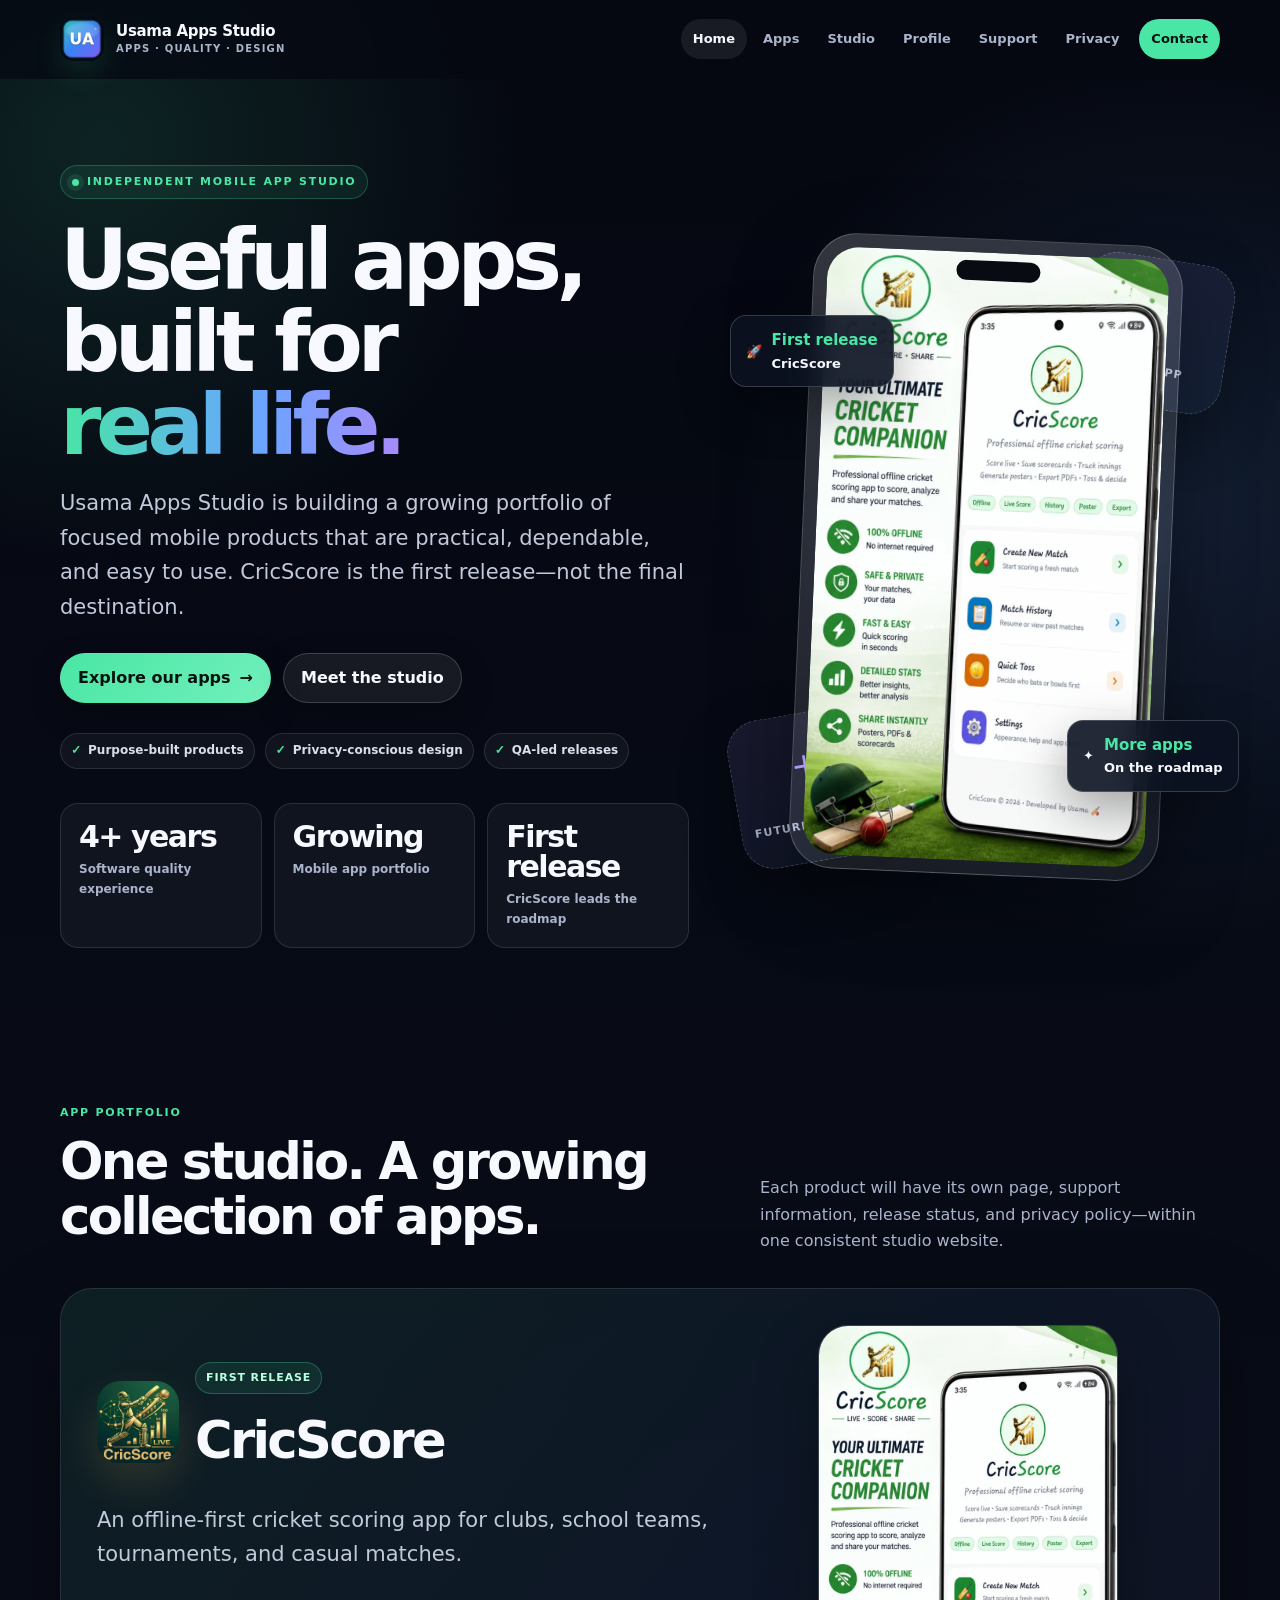
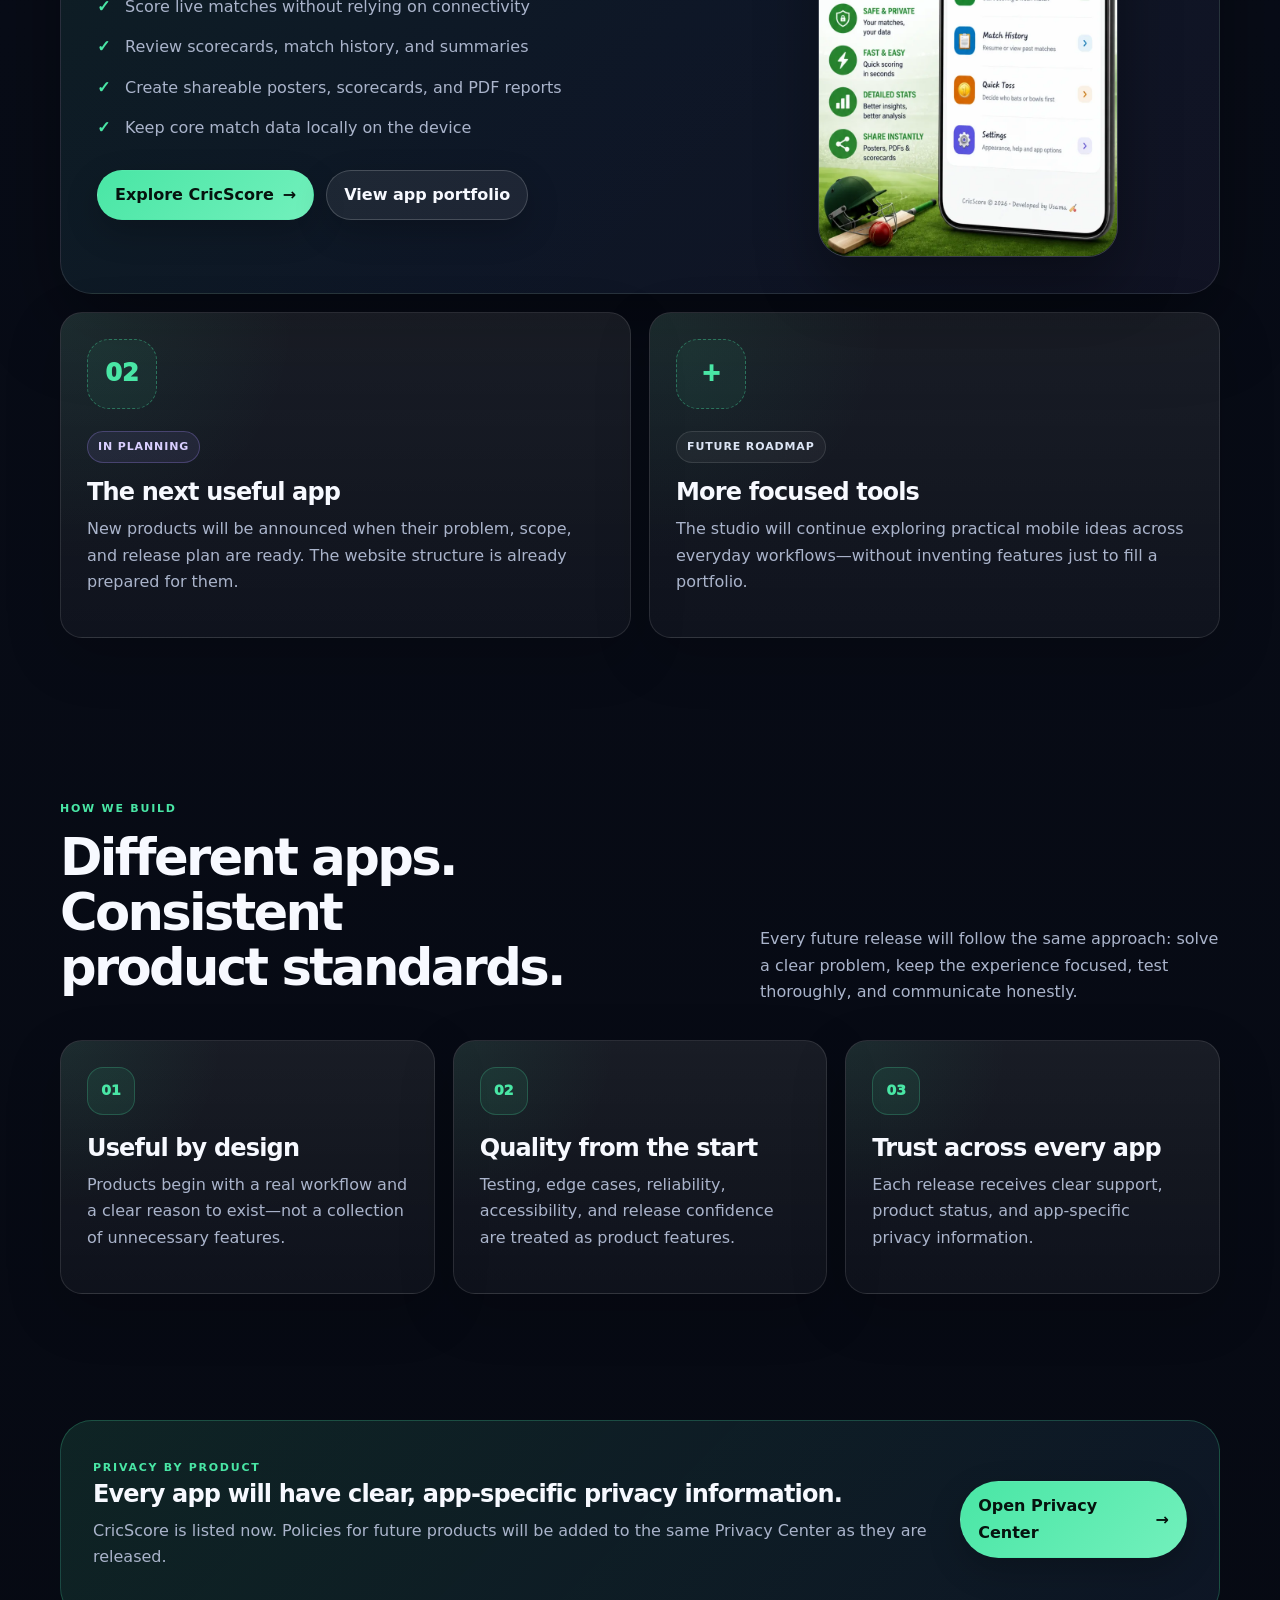
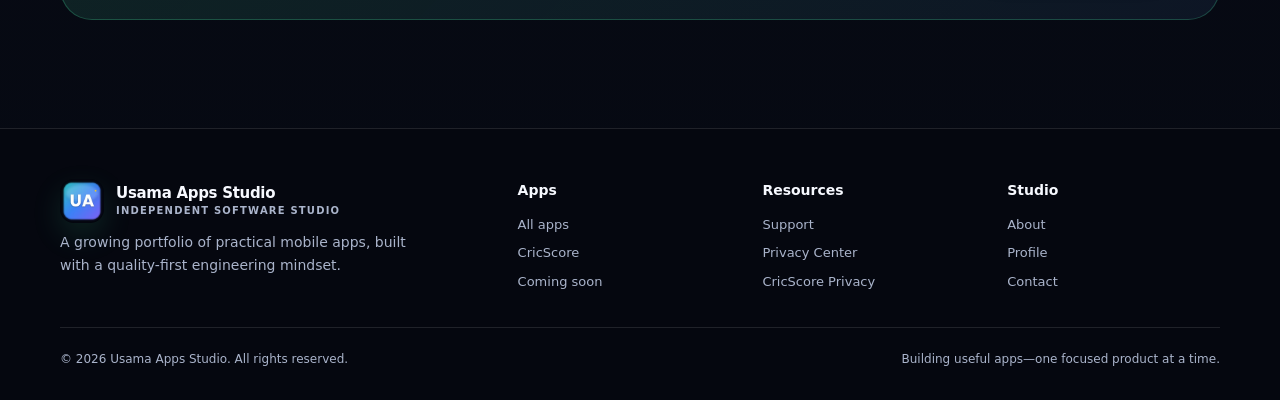
<file: index.html>
<!doctype html>
<html lang="en">
<head>
  <meta charset="utf-8">
  <meta name="viewport" content="width=device-width, initial-scale=1">
  <meta name="theme-color" content="#060912">
  <meta name="color-scheme" content="dark">
  <title>Usama Apps Studio — Useful Mobile Apps, Built to Grow</title>
  <meta name="description" content="Usama Apps Studio builds a growing portfolio of practical mobile apps, starting with CricScore and guided by quality-first engineering and thoughtful design.">
  <link rel="canonical" href="https://musama99.github.io/usama-apps/">
  <link rel="icon" type="image/png" href="assets/images/favicon.png">
  <link rel="stylesheet" href="assets/css/style.css">
  <meta property="og:type" content="website">
  <meta property="og:title" content="Usama Apps Studio — Useful Mobile Apps, Built to Grow">
  <meta property="og:description" content="Usama Apps Studio builds a growing portfolio of practical mobile apps, starting with CricScore and guided by quality-first engineering and thoughtful design.">
  <meta property="og:url" content="https://musama99.github.io/usama-apps/">
  <meta property="og:image" content="https://musama99.github.io/usama-apps/assets/images/optimized/studio-logo.webp">
  <meta name="twitter:card" content="summary">
  <meta name="twitter:title" content="Usama Apps Studio — Useful Mobile Apps, Built to Grow">
  <meta name="twitter:description" content="Usama Apps Studio builds a growing portfolio of practical mobile apps, starting with CricScore and guided by quality-first engineering and thoughtful design.">
  <meta name="twitter:image" content="https://musama99.github.io/usama-apps/assets/images/optimized/studio-logo.webp">
  <script>document.documentElement.classList.add('js');</script>
  <script type="application/ld+json">{
  "@context":"https://schema.org",
  "@type":"Organization",
  "name":"Usama Apps Studio",
  "url":"https://musama99.github.io/usama-apps/",
  "logo":"https://musama99.github.io/usama-apps/assets/images/optimized/studio-logo.webp",
  "email":"mailto:usama.services00@gmail.com",
  "founder":{"@type":"Person","name":"Muhammad Usama"}
}</script>
</head><body>
<a class="skip-link" href="#main-content">Skip to main content</a>
<nav class="nav" aria-label="Primary navigation">
  <div class="container nav-inner">
    <a class="brand" href="index.html" aria-label="Usama Apps Studio home">
      <img src="assets/images/optimized/studio-logo.webp" width="44" height="44" alt="">
      <span class="brand-copy">Usama Apps Studio<small>Apps · Quality · Design</small></span>
    </a>
    <button class="menu-btn" type="button" aria-expanded="false" aria-controls="primary-menu" aria-label="Open navigation menu"><span class="menu-icon" aria-hidden="true"></span>Menu</button>
    <div class="nav-links" id="primary-menu"><a href="index.html" class="active" aria-current="page">Home</a><a href="apps/index.html" class="">Apps</a><a href="about/index.html" class="">Studio</a><a href="profile/index.html" class="">Profile</a><a href="support/index.html" class="">Support</a><a href="privacy/index.html" class="">Privacy</a><a href="contact/index.html" class="nav-cta">Contact</a></div>
  </div>
</nav>
<main id="main-content">
  <header class="hero">
    <div class="container hero-grid">
      <div class="reveal">
        <span class="eyebrow">Independent mobile app studio</span>
        <h1 class="display">Useful apps, built for <span class="grad">real life.</span></h1>
        <p class="lead">Usama Apps Studio is building a growing portfolio of focused mobile products that are practical, dependable, and easy to use. CricScore is the first release—not the final destination.</p>
        <div class="actions"><a class="btn btn-primary btn-arrow" href="apps/index.html">Explore our apps</a><a class="btn" href="about/index.html">Meet the studio</a></div>
        <div class="trust-row"><span class="trust-item">Purpose-built products</span><span class="trust-item">Privacy-conscious design</span><span class="trust-item">QA-led releases</span></div>
        <div class="stat-grid"><div class="stat"><strong>4+ years</strong><span>Software quality experience</span></div><div class="stat"><strong>Growing</strong><span>Mobile app portfolio</span></div><div class="stat"><strong>First release</strong><span>CricScore leads the roadmap</span></div></div>
      </div>
      <div class="product-visual studio-visual reveal" aria-label="Usama Apps Studio growing application portfolio">
        <div class="future-tile future-tile-one" aria-hidden="true"><span>+</span><small>Next app</small></div>
        <div class="future-tile future-tile-two" aria-hidden="true"><span>+</span><small>Future release</small></div>
        <div class="phone-shell"><img src="assets/images/optimized/cricscore-hero.webp" width="760" height="1350" alt="CricScore, the first app from Usama Apps Studio" fetchpriority="high"></div>
        <div class="floating-badge badge-one"><span>🚀</span><span><strong>First release</strong>CricScore</span></div>
        <div class="floating-badge badge-two"><span>✦</span><span><strong>More apps</strong>On the roadmap</span></div>
      </div>
    </div>
  </header>

  <section class="section" aria-labelledby="app-portfolio">
    <div class="container">
      <div class="section-head reveal"><div><span class="kicker">App portfolio</span><h2 class="h2" id="app-portfolio">One studio. A growing collection of apps.</h2></div><p class="muted">Each product will have its own page, support information, release status, and privacy policy—within one consistent studio website.</p></div>
      <div class="product-panel reveal">
        <div>
          <div class="app-title-row"><img class="app-icon" src="assets/images/optimized/cricscore-logo.webp" width="82" height="82" alt="CricScore app icon"><div><span class="status-pill status-live">First release</span><h3 class="h2">CricScore</h3></div></div>
          <p class="lead">An offline-first cricket scoring app for clubs, school teams, tournaments, and casual matches.</p>
          <ul class="feature-list"><li>Score live matches without relying on connectivity</li><li>Review scorecards, match history, and summaries</li><li>Create shareable posters, scorecards, and PDF reports</li><li>Keep core match data locally on the device</li></ul>
          <div class="actions"><a class="btn btn-primary btn-arrow" href="apps/cricscore/index.html">Explore CricScore</a><a class="btn" href="apps/index.html">View app portfolio</a></div>
        </div>
        <img class="product-shot" src="assets/images/optimized/cricscore-hero.webp" width="760" height="1350" alt="CricScore mobile application preview" loading="lazy">
      </div>
      <div class="grid-2 portfolio-preview" id="coming-soon">
        <article class="card future-card reveal"><div class="future-app-mark" aria-hidden="true">02</div><span class="status-pill status-planned">In planning</span><h3 class="h3">The next useful app</h3><p class="muted">New products will be announced when their problem, scope, and release plan are ready. The website structure is already prepared for them.</p></article>
        <article class="card future-card reveal"><div class="future-app-mark" aria-hidden="true">+</div><span class="status-pill">Future roadmap</span><h3 class="h3">More focused tools</h3><p class="muted">The studio will continue exploring practical mobile ideas across everyday workflows—without inventing features just to fill a portfolio.</p></article>
      </div>
    </div>
  </section>

  <section class="section" aria-labelledby="studio-principles">
    <div class="container">
      <div class="section-head reveal"><div><span class="kicker">How we build</span><h2 class="h2" id="studio-principles">Different apps. Consistent product standards.</h2></div><p class="muted">Every future release will follow the same approach: solve a clear problem, keep the experience focused, test thoroughly, and communicate honestly.</p></div>
      <div class="grid-3">
        <article class="card reveal"><span class="number-icon">01</span><h3 class="h3">Useful by design</h3><p class="muted">Products begin with a real workflow and a clear reason to exist—not a collection of unnecessary features.</p></article>
        <article class="card reveal"><span class="number-icon">02</span><h3 class="h3">Quality from the start</h3><p class="muted">Testing, edge cases, reliability, accessibility, and release confidence are treated as product features.</p></article>
        <article class="card reveal"><span class="number-icon">03</span><h3 class="h3">Trust across every app</h3><p class="muted">Each release receives clear support, product status, and app-specific privacy information.</p></article>
      </div>
    </div>
  </section>

  <section class="section-sm"><div class="container"><div class="callout callout-row reveal"><div><span class="kicker">Privacy by product</span><h2 class="h3">Every app will have clear, app-specific privacy information.</h2><p class="muted">CricScore is listed now. Policies for future products will be added to the same Privacy Center as they are released.</p></div><a class="btn btn-primary btn-arrow" href="privacy/index.html">Open Privacy Center</a></div></div></section>
</main>
<footer class="footer">
  <div class="container">
    <div class="footer-grid">
      <div class="footer-brand">
        <a class="brand" href="index.html"><img src="assets/images/optimized/studio-logo.webp" width="44" height="44" alt=""><span class="brand-copy">Usama Apps Studio<small>Independent software studio</small></span></a>
        <p>A growing portfolio of practical mobile apps, built with a quality-first engineering mindset.</p>
      </div>
      <div><h3>Apps</h3><div class="footer-links"><a href="apps/index.html">All apps</a><a href="apps/cricscore/index.html">CricScore</a><a href="apps/index.html#coming-soon">Coming soon</a></div></div>
      <div><h3>Resources</h3><div class="footer-links"><a href="support/index.html">Support</a><a href="privacy/index.html">Privacy Center</a><a href="privacy/cricscore.html">CricScore Privacy</a></div></div>
      <div><h3>Studio</h3><div class="footer-links"><a href="about/index.html">About</a><a href="profile/index.html">Profile</a><a href="contact/index.html">Contact</a></div></div>
    </div>
    <div class="footer-bottom"><span>© <span data-year></span> Usama Apps Studio. All rights reserved.</span><span>Building useful apps—one focused product at a time.</span></div>
  </div>
</footer>
<script src="assets/js/main.js" defer></script>
</body>
</html>
</file>
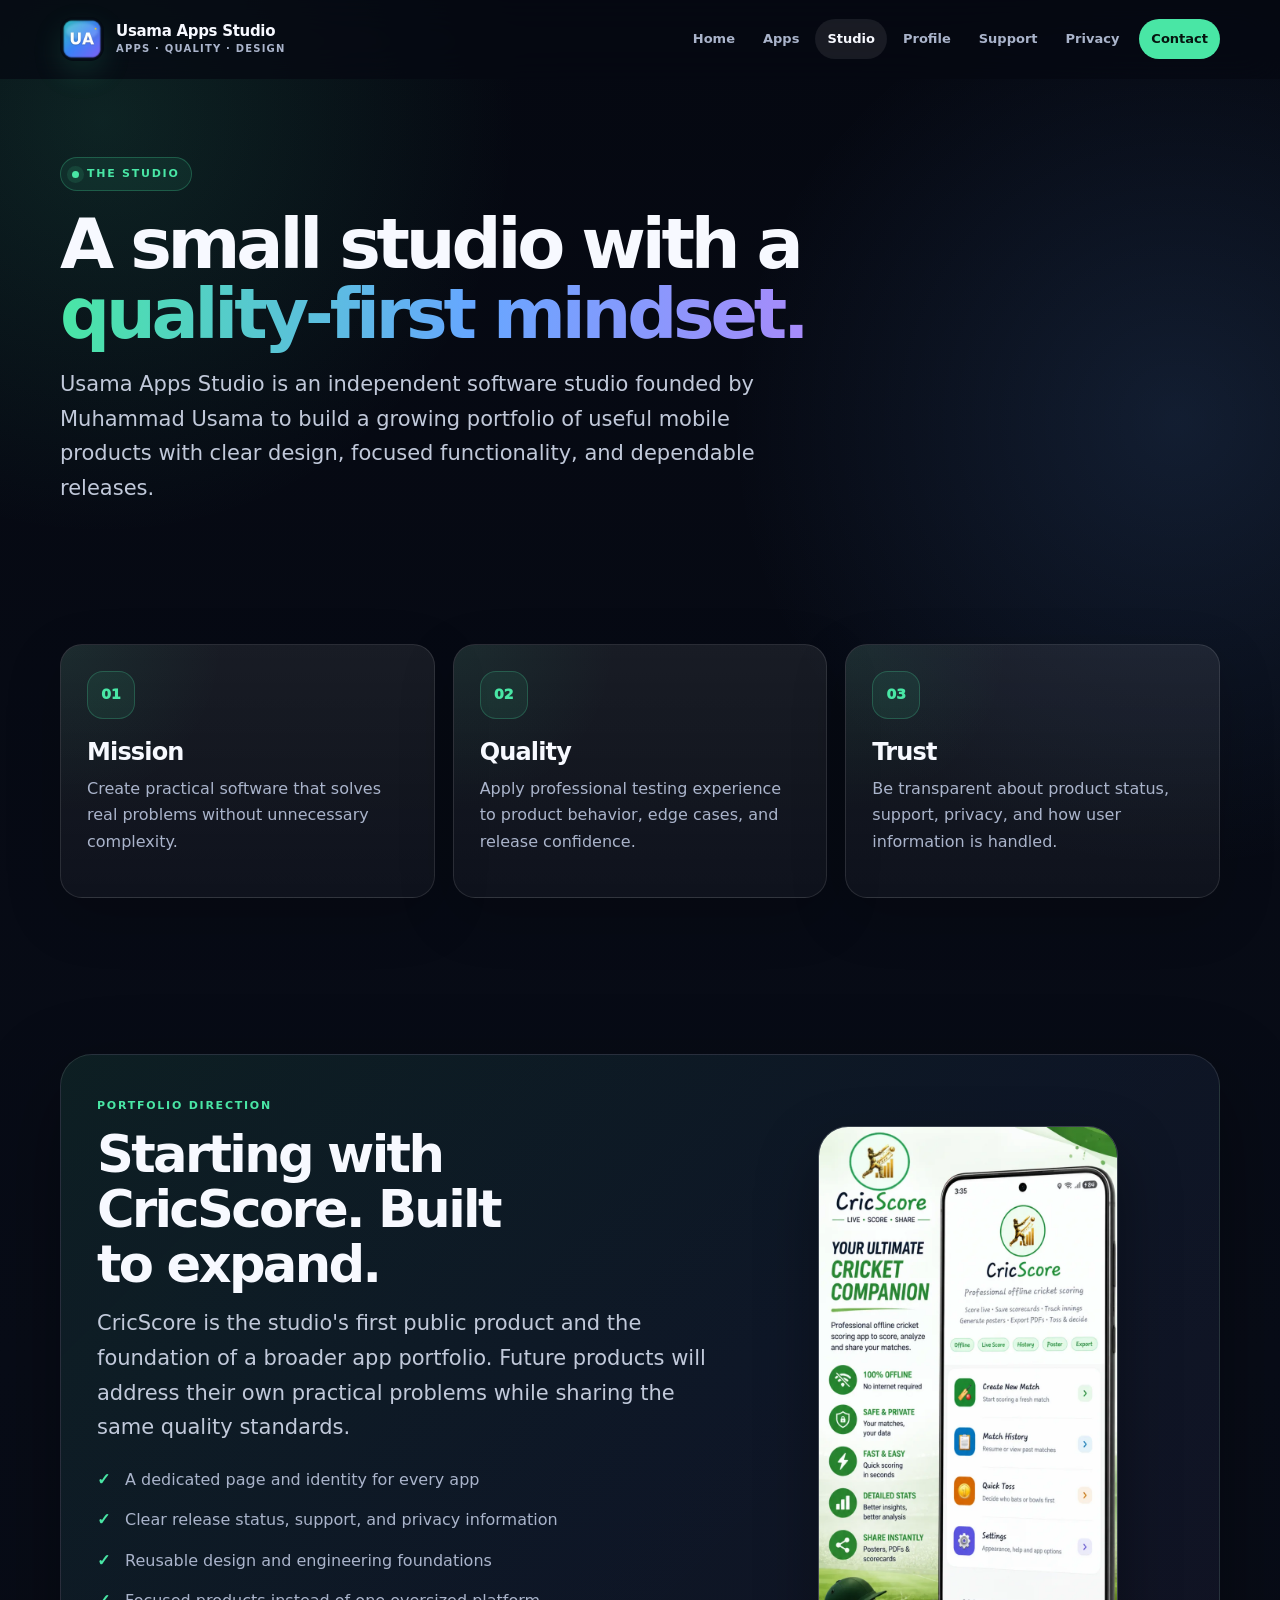
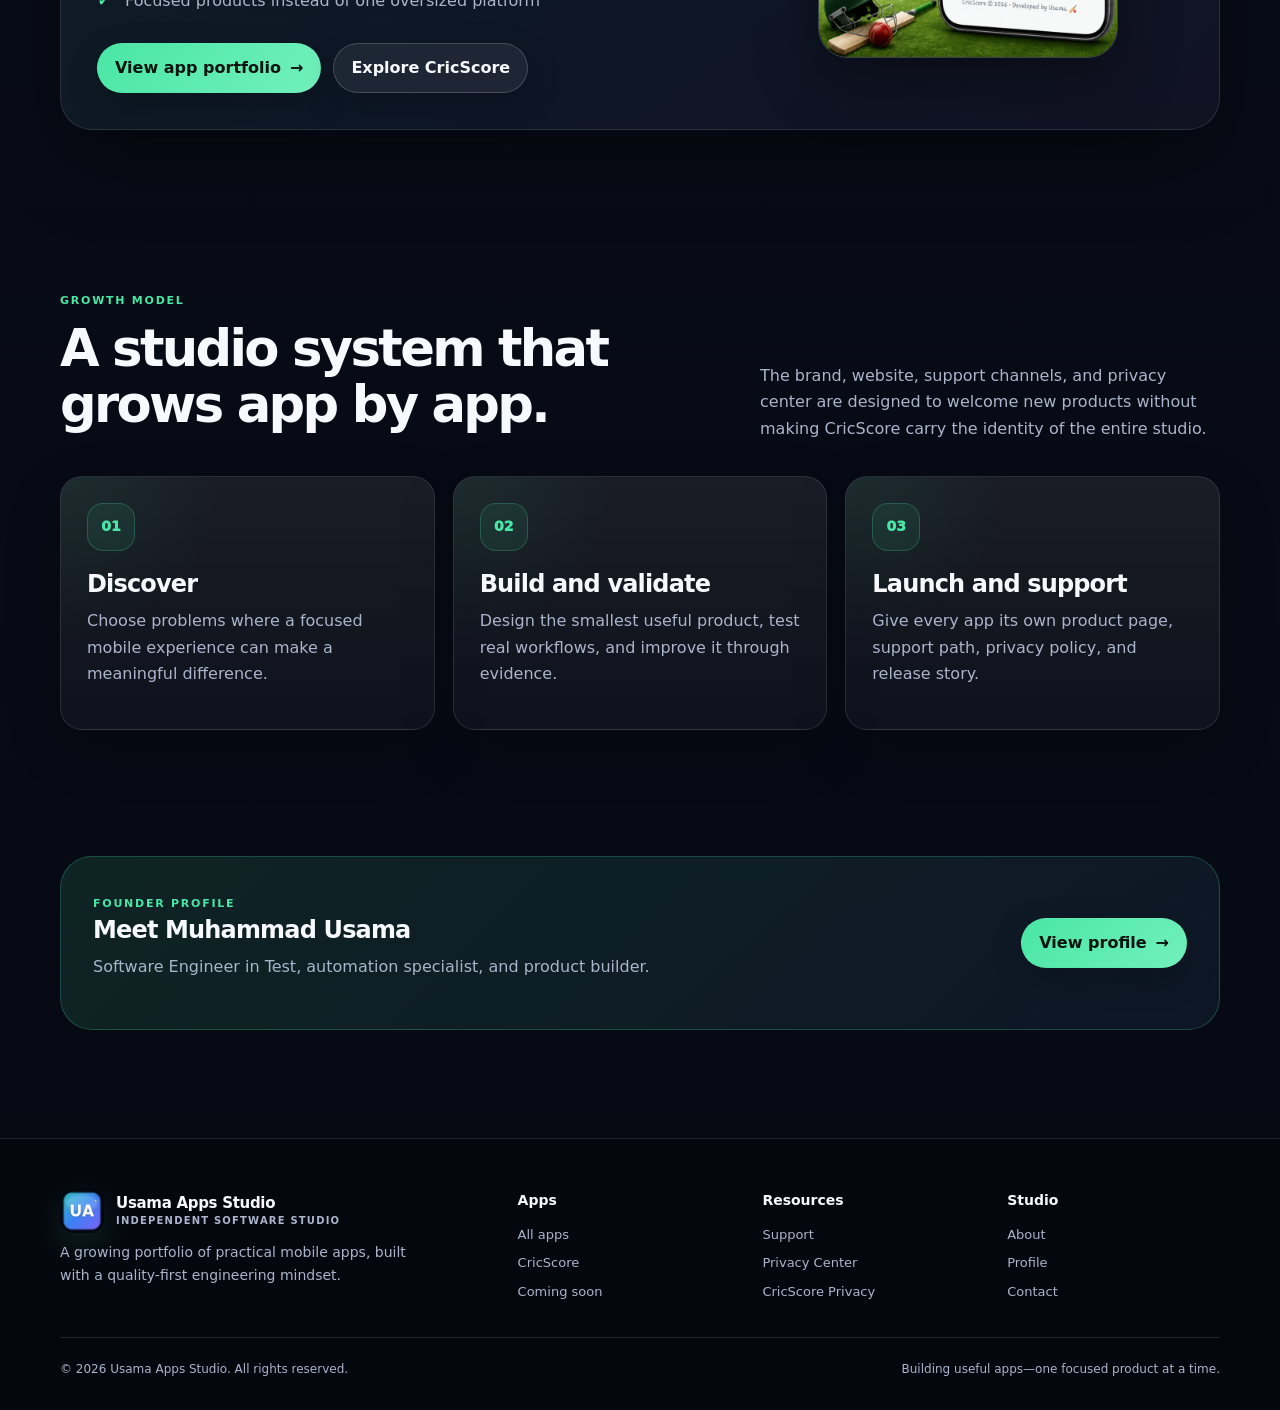
<file: about/index.html>
<!doctype html>
<html lang="en">
<head>
  <meta charset="utf-8">
  <meta name="viewport" content="width=device-width, initial-scale=1">
  <meta name="theme-color" content="#060912">
  <meta name="color-scheme" content="dark">
  <title>About Usama Apps Studio</title>
  <meta name="description" content="Learn about Usama Apps Studio, an independent product studio combining mobile development, product design, and professional QA experience.">
  <link rel="canonical" href="https://musama99.github.io/usama-apps/about/">
  <link rel="icon" type="image/png" href="../assets/images/favicon.png">
  <link rel="stylesheet" href="../assets/css/style.css">
  <meta property="og:type" content="website">
  <meta property="og:title" content="About Usama Apps Studio">
  <meta property="og:description" content="Learn about Usama Apps Studio, an independent product studio combining mobile development, product design, and professional QA experience.">
  <meta property="og:url" content="https://musama99.github.io/usama-apps/about/">
  <meta property="og:image" content="https://musama99.github.io/usama-apps/assets/images/optimized/studio-logo.webp">
  <meta name="twitter:card" content="summary_large_image">
  <meta name="twitter:title" content="About Usama Apps Studio">
  <meta name="twitter:description" content="Learn about Usama Apps Studio, an independent product studio combining mobile development, product design, and professional QA experience.">
  <meta name="twitter:image" content="https://musama99.github.io/usama-apps/assets/images/optimized/studio-logo.webp">
  <script>document.documentElement.classList.add('js');</script>
  
</head><body>
<a class="skip-link" href="#main-content">Skip to main content</a>
<nav class="nav" aria-label="Primary navigation">
  <div class="container nav-inner">
    <a class="brand" href="../index.html" aria-label="Usama Apps Studio home">
      <img src="../assets/images/optimized/studio-logo.webp" width="44" height="44" alt="">
      <span class="brand-copy">Usama Apps Studio<small>Apps · Quality · Design</small></span>
    </a>
    <button class="menu-btn" type="button" aria-expanded="false" aria-controls="primary-menu" aria-label="Open navigation menu"><span class="menu-icon" aria-hidden="true"></span>Menu</button>
    <div class="nav-links" id="primary-menu"><a href="../index.html" class="">Home</a><a href="../apps/index.html" class="">Apps</a><a href="../about/index.html" class="active" aria-current="page">Studio</a><a href="../profile/index.html" class="">Profile</a><a href="../support/index.html" class="">Support</a><a href="../privacy/index.html" class="">Privacy</a><a href="../contact/index.html" class="nav-cta">Contact</a></div>
  </div>
</nav>
<main id="main-content">
  <header class="page-hero"><div class="container"><span class="eyebrow">The studio</span><h1 class="page-title">A small studio with a <span class="grad">quality-first mindset.</span></h1><p class="lead">Usama Apps Studio is an independent software studio founded by Muhammad Usama to build a growing portfolio of useful mobile products with clear design, focused functionality, and dependable releases.</p></div></header>
  <section class="section"><div class="container grid-3">
    <article class="card reveal"><span class="number-icon">01</span><h2 class="h3">Mission</h2><p class="muted">Create practical software that solves real problems without unnecessary complexity.</p></article>
    <article class="card reveal"><span class="number-icon">02</span><h2 class="h3">Quality</h2><p class="muted">Apply professional testing experience to product behavior, edge cases, and release confidence.</p></article>
    <article class="card reveal"><span class="number-icon">03</span><h2 class="h3">Trust</h2><p class="muted">Be transparent about product status, support, privacy, and how user information is handled.</p></article>
  </div></section>
  <section class="section"><div class="container product-panel reveal"><div><span class="kicker">Portfolio direction</span><h2 class="h2">Starting with CricScore. Built to expand.</h2><p class="lead">CricScore is the studio's first public product and the foundation of a broader app portfolio. Future products will address their own practical problems while sharing the same quality standards.</p><ul class="feature-list"><li>A dedicated page and identity for every app</li><li>Clear release status, support, and privacy information</li><li>Reusable design and engineering foundations</li><li>Focused products instead of one oversized platform</li></ul><div class="actions"><a class="btn btn-primary btn-arrow" href="../apps/index.html">View app portfolio</a><a class="btn" href="../apps/cricscore/index.html">Explore CricScore</a></div></div><img class="product-shot" src="../assets/images/optimized/cricscore-hero.webp" width="760" height="1350" alt="CricScore, the first app from Usama Apps Studio" loading="lazy"></div></section>
  <section class="section"><div class="container"><div class="section-head reveal"><div><span class="kicker">Growth model</span><h2 class="h2">A studio system that grows app by app.</h2></div><p class="muted">The brand, website, support channels, and privacy center are designed to welcome new products without making CricScore carry the identity of the entire studio.</p></div><div class="grid-3"><article class="card reveal"><span class="number-icon">01</span><h3 class="h3">Discover</h3><p class="muted">Choose problems where a focused mobile experience can make a meaningful difference.</p></article><article class="card reveal"><span class="number-icon">02</span><h3 class="h3">Build and validate</h3><p class="muted">Design the smallest useful product, test real workflows, and improve it through evidence.</p></article><article class="card reveal"><span class="number-icon">03</span><h3 class="h3">Launch and support</h3><p class="muted">Give every app its own product page, support path, privacy policy, and release story.</p></article></div></div></section>
  <section class="section-sm"><div class="container"><div class="callout callout-row reveal"><div><span class="kicker">Founder profile</span><h2 class="h3">Meet Muhammad Usama</h2><p class="muted">Software Engineer in Test, automation specialist, and product builder.</p></div><a class="btn btn-primary btn-arrow" href="../profile/index.html">View profile</a></div></div></section>
</main>
<footer class="footer">
  <div class="container">
    <div class="footer-grid">
      <div class="footer-brand">
        <a class="brand" href="../index.html"><img src="../assets/images/optimized/studio-logo.webp" width="44" height="44" alt=""><span class="brand-copy">Usama Apps Studio<small>Independent software studio</small></span></a>
        <p>A growing portfolio of practical mobile apps, built with a quality-first engineering mindset.</p>
      </div>
      <div><h3>Apps</h3><div class="footer-links"><a href="../apps/index.html">All apps</a><a href="../apps/cricscore/index.html">CricScore</a><a href="../apps/index.html#coming-soon">Coming soon</a></div></div>
      <div><h3>Resources</h3><div class="footer-links"><a href="../support/index.html">Support</a><a href="../privacy/index.html">Privacy Center</a><a href="../privacy/cricscore.html">CricScore Privacy</a></div></div>
      <div><h3>Studio</h3><div class="footer-links"><a href="../about/index.html">About</a><a href="../profile/index.html">Profile</a><a href="../contact/index.html">Contact</a></div></div>
    </div>
    <div class="footer-bottom"><span>© <span data-year></span> Usama Apps Studio. All rights reserved.</span><span>Building useful apps—one focused product at a time.</span></div>
  </div>
</footer>
<script src="../assets/js/main.js" defer></script>
</body>
</html>
</file>
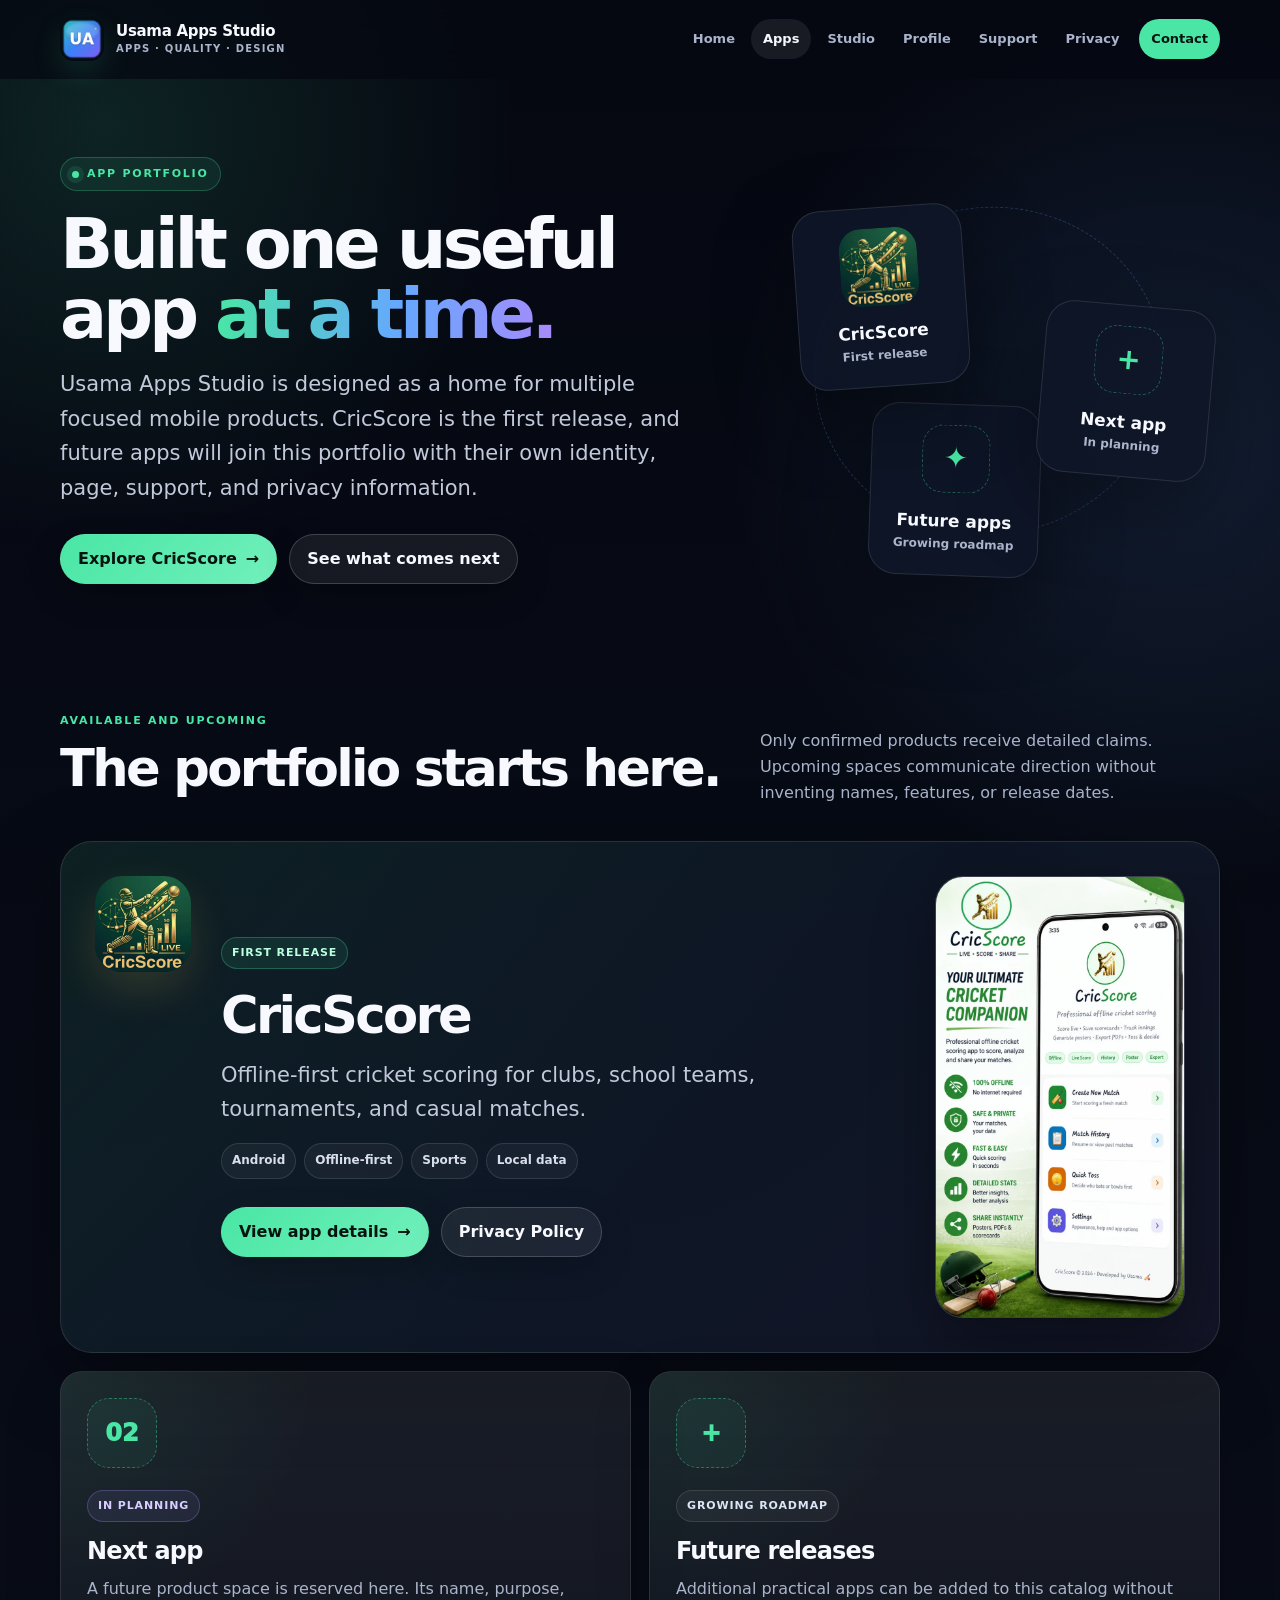
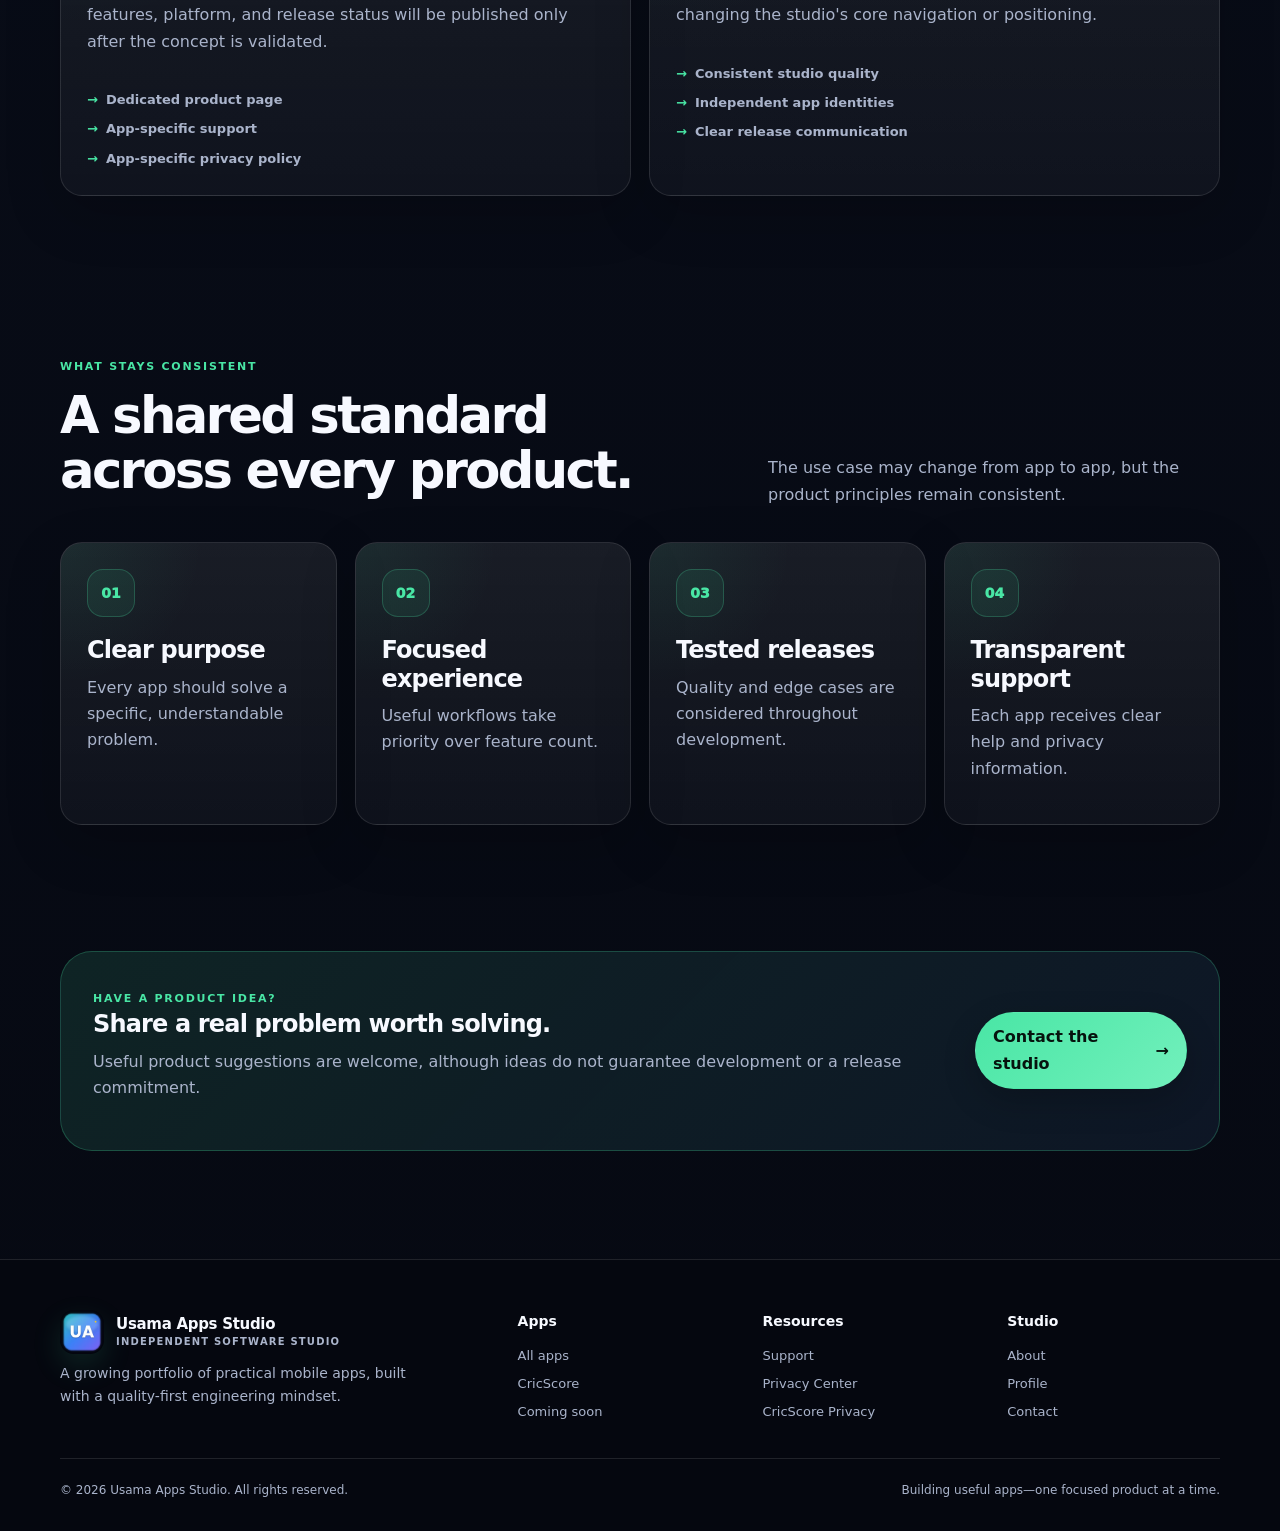
<file: apps/index.html>
<!doctype html>
<html lang="en">
<head>
  <meta charset="utf-8">
  <meta name="viewport" content="width=device-width, initial-scale=1">
  <meta name="theme-color" content="#060912">
  <meta name="color-scheme" content="dark">
  <title>Apps — Usama Apps Studio</title>
  <meta name="description" content="Explore the growing portfolio of practical mobile apps from Usama Apps Studio, beginning with the offline-first cricket scoring app CricScore.">
  <link rel="canonical" href="https://musama99.github.io/usama-apps/apps/">
  <link rel="icon" type="image/png" href="../assets/images/favicon.png">
  <link rel="stylesheet" href="../assets/css/style.css">
  <meta property="og:type" content="website">
  <meta property="og:title" content="Apps — Usama Apps Studio">
  <meta property="og:description" content="A growing portfolio of practical, focused mobile apps—starting with CricScore.">
  <meta property="og:url" content="https://musama99.github.io/usama-apps/apps/">
  <meta property="og:image" content="https://musama99.github.io/usama-apps/assets/images/optimized/studio-logo.webp">
  <meta name="twitter:card" content="summary">
  <meta name="twitter:title" content="Apps — Usama Apps Studio">
  <meta name="twitter:description" content="A growing portfolio of practical, focused mobile apps—starting with CricScore.">
  <meta name="twitter:image" content="https://musama99.github.io/usama-apps/assets/images/optimized/studio-logo.webp">
  <script>document.documentElement.classList.add('js');</script>
</head><body>
<a class="skip-link" href="#main-content">Skip to main content</a>
<nav class="nav" aria-label="Primary navigation">
  <div class="container nav-inner">
    <a class="brand" href="../index.html" aria-label="Usama Apps Studio home">
      <img src="../assets/images/optimized/studio-logo.webp" width="44" height="44" alt="">
      <span class="brand-copy">Usama Apps Studio<small>Apps · Quality · Design</small></span>
    </a>
    <button class="menu-btn" type="button" aria-expanded="false" aria-controls="primary-menu" aria-label="Open navigation menu"><span class="menu-icon" aria-hidden="true"></span>Menu</button>
    <div class="nav-links" id="primary-menu"><a href="../index.html" class="">Home</a><a href="../apps/index.html" class="active" aria-current="page">Apps</a><a href="../about/index.html" class="">Studio</a><a href="../profile/index.html" class="">Profile</a><a href="../support/index.html" class="">Support</a><a href="../privacy/index.html" class="">Privacy</a><a href="../contact/index.html" class="nav-cta">Contact</a></div>
  </div>
</nav>
<main id="main-content">
  <header class="page-hero"><div class="container page-hero-grid"><div class="reveal"><span class="eyebrow">App portfolio</span><h1 class="page-title">Built one useful app <span class="grad">at a time.</span></h1><p class="lead">Usama Apps Studio is designed as a home for multiple focused mobile products. CricScore is the first release, and future apps will join this portfolio with their own identity, page, support, and privacy information.</p><div class="actions"><a class="btn btn-primary btn-arrow" href="cricscore/index.html">Explore CricScore</a><a class="btn" href="#coming-soon">See what comes next</a></div></div><div class="portfolio-orbit reveal" aria-label="A growing portfolio with CricScore first and future apps planned"><div class="orbit-app orbit-primary"><img src="../assets/images/optimized/cricscore-logo.webp" width="82" height="82" alt="CricScore app icon"><strong>CricScore</strong><span>First release</span></div><div class="orbit-app orbit-future"><b aria-hidden="true">+</b><strong>Next app</strong><span>In planning</span></div><div class="orbit-app orbit-more"><b aria-hidden="true">✦</b><strong>Future apps</strong><span>Growing roadmap</span></div></div></div></header>

  <section class="section" aria-labelledby="available-apps"><div class="container"><div class="section-head reveal"><div><span class="kicker">Available and upcoming</span><h2 class="h2" id="available-apps">The portfolio starts here.</h2></div><p class="muted">Only confirmed products receive detailed claims. Upcoming spaces communicate direction without inventing names, features, or release dates.</p></div>
    <div class="app-catalog">
      <article class="app-catalog-card app-catalog-featured reveal"><div class="catalog-icon"><img src="../assets/images/optimized/cricscore-logo.webp" width="96" height="96" alt="CricScore app icon"></div><div class="catalog-content"><span class="status-pill status-live">First release</span><h2 class="h2">CricScore</h2><p class="lead">Offline-first cricket scoring for clubs, school teams, tournaments, and casual matches.</p><div class="tag-list"><span class="tag">Android</span><span class="tag">Offline-first</span><span class="tag">Sports</span><span class="tag">Local data</span></div><div class="actions"><a class="btn btn-primary btn-arrow" href="cricscore/index.html">View app details</a><a class="btn" href="../privacy/cricscore.html">Privacy Policy</a></div></div><img class="catalog-preview" src="../assets/images/optimized/cricscore-hero.webp" width="760" height="1350" alt="CricScore app screens" loading="lazy"></article>
      <div class="grid-2" id="coming-soon">
        <article class="card future-card reveal"><div class="future-app-mark" aria-hidden="true">02</div><span class="status-pill status-planned">In planning</span><h2 class="h3">Next app</h2><p class="muted">A future product space is reserved here. Its name, purpose, features, platform, and release status will be published only after the concept is validated.</p><div class="future-checklist"><span>Dedicated product page</span><span>App-specific support</span><span>App-specific privacy policy</span></div></article>
        <article class="card future-card reveal"><div class="future-app-mark" aria-hidden="true">+</div><span class="status-pill">Growing roadmap</span><h2 class="h3">Future releases</h2><p class="muted">Additional practical apps can be added to this catalog without changing the studio's core navigation or positioning.</p><div class="future-checklist"><span>Consistent studio quality</span><span>Independent app identities</span><span>Clear release communication</span></div></article>
      </div>
    </div>
  </section>

  <section class="section"><div class="container"><div class="section-head reveal"><div><span class="kicker">What stays consistent</span><h2 class="h2">A shared standard across every product.</h2></div><p class="muted">The use case may change from app to app, but the product principles remain consistent.</p></div><div class="grid-4"><article class="card reveal"><span class="number-icon">01</span><h3 class="h3">Clear purpose</h3><p class="muted">Every app should solve a specific, understandable problem.</p></article><article class="card reveal"><span class="number-icon">02</span><h3 class="h3">Focused experience</h3><p class="muted">Useful workflows take priority over feature count.</p></article><article class="card reveal"><span class="number-icon">03</span><h3 class="h3">Tested releases</h3><p class="muted">Quality and edge cases are considered throughout development.</p></article><article class="card reveal"><span class="number-icon">04</span><h3 class="h3">Transparent support</h3><p class="muted">Each app receives clear help and privacy information.</p></article></div></div></section>

  <section class="section-sm"><div class="container"><div class="callout callout-row reveal"><div><span class="kicker">Have a product idea?</span><h2 class="h3">Share a real problem worth solving.</h2><p class="muted">Useful product suggestions are welcome, although ideas do not guarantee development or a release commitment.</p></div><a class="btn btn-primary btn-arrow" href="../contact/index.html">Contact the studio</a></div></div></section>
</main>
<footer class="footer">
  <div class="container">
    <div class="footer-grid">
      <div class="footer-brand">
        <a class="brand" href="../index.html"><img src="../assets/images/optimized/studio-logo.webp" width="44" height="44" alt=""><span class="brand-copy">Usama Apps Studio<small>Independent software studio</small></span></a>
        <p>A growing portfolio of practical mobile apps, built with a quality-first engineering mindset.</p>
      </div>
      <div><h3>Apps</h3><div class="footer-links"><a href="../apps/index.html">All apps</a><a href="../apps/cricscore/index.html">CricScore</a><a href="../apps/index.html#coming-soon">Coming soon</a></div></div>
      <div><h3>Resources</h3><div class="footer-links"><a href="../support/index.html">Support</a><a href="../privacy/index.html">Privacy Center</a><a href="../privacy/cricscore.html">CricScore Privacy</a></div></div>
      <div><h3>Studio</h3><div class="footer-links"><a href="../about/index.html">About</a><a href="../profile/index.html">Profile</a><a href="../contact/index.html">Contact</a></div></div>
    </div>
    <div class="footer-bottom"><span>© <span data-year></span> Usama Apps Studio. All rights reserved.</span><span>Building useful apps—one focused product at a time.</span></div>
  </div>
</footer>
<script src="../assets/js/main.js" defer></script>
</body>
</html>
</file>
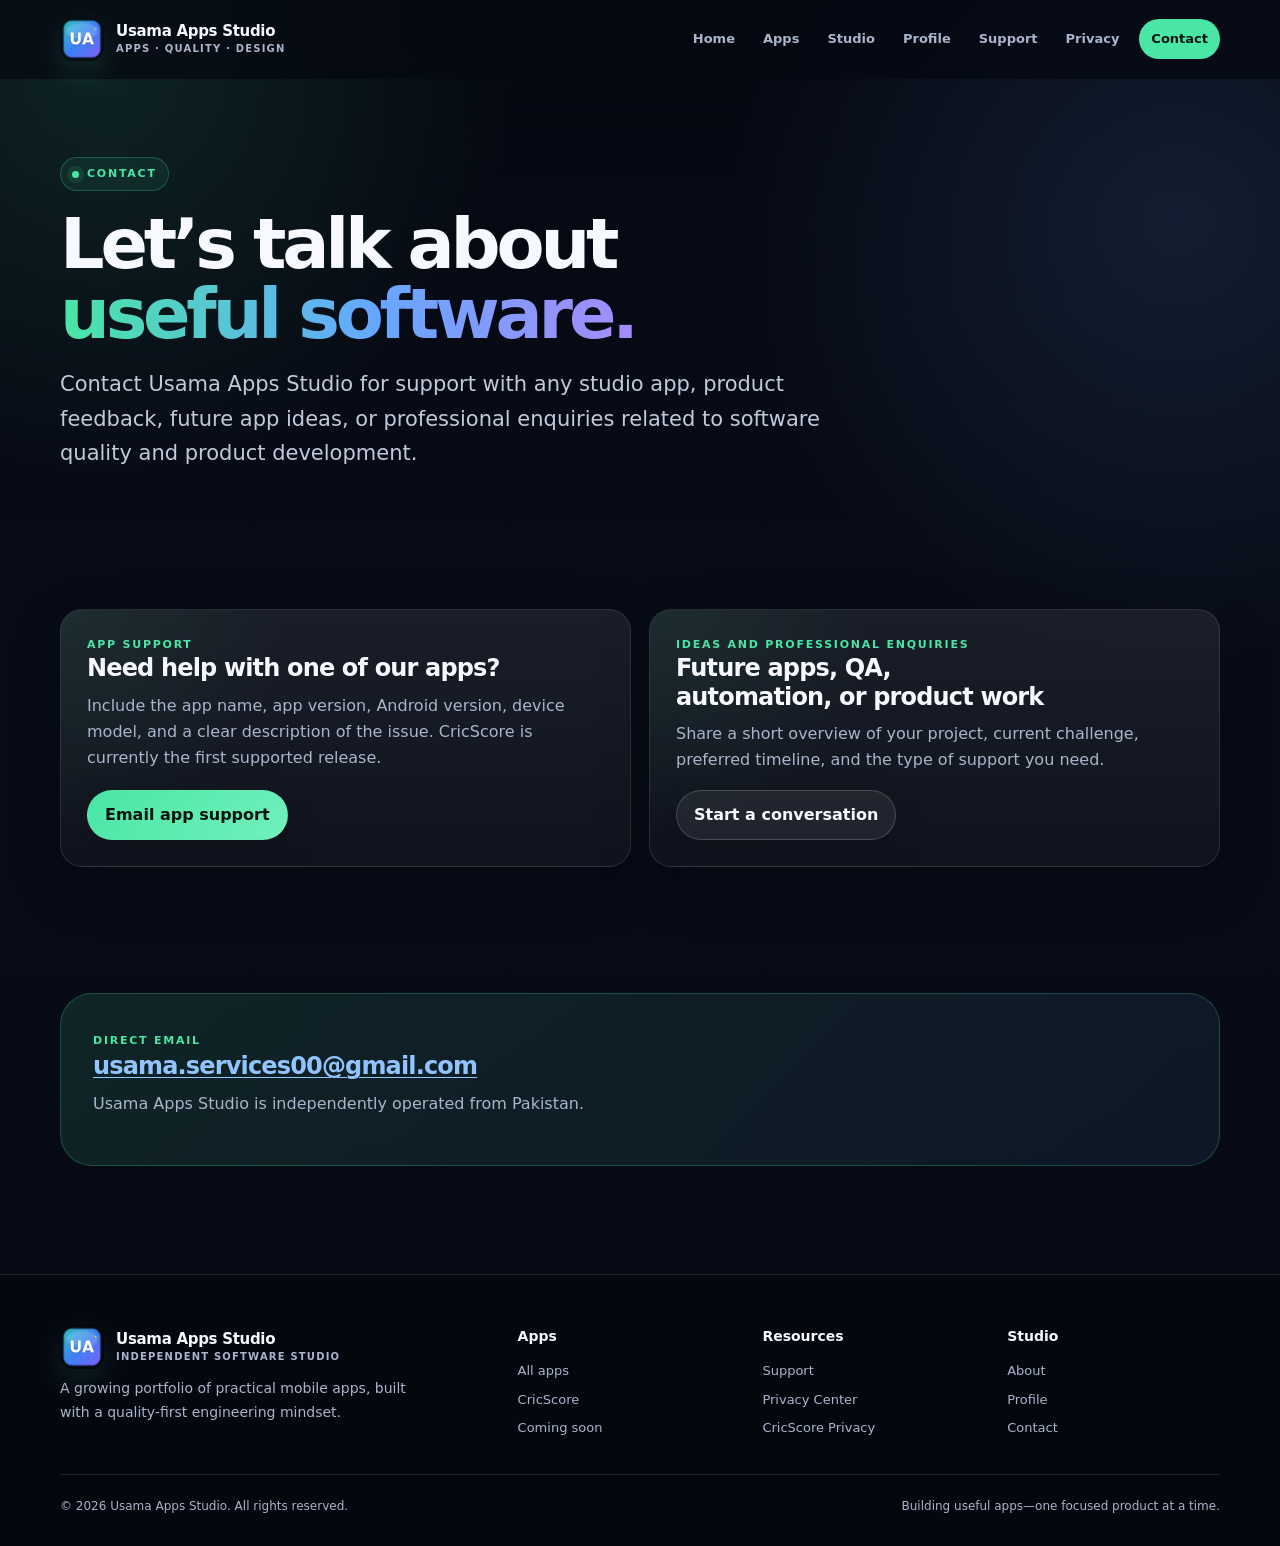
<file: contact/index.html>
<!doctype html>
<html lang="en">
<head>
  <meta charset="utf-8">
  <meta name="viewport" content="width=device-width, initial-scale=1">
  <meta name="theme-color" content="#060912">
  <meta name="color-scheme" content="dark">
  <title>Contact Usama Apps Studio</title>
  <meta name="description" content="Contact Usama Apps Studio for app support, product feedback, future app ideas, QA, automation, development, or design enquiries.">
  <link rel="canonical" href="https://musama99.github.io/usama-apps/contact/">
  <link rel="icon" type="image/png" href="../assets/images/favicon.png">
  <link rel="stylesheet" href="../assets/css/style.css">
  <meta property="og:type" content="website">
  <meta property="og:title" content="Contact Usama Apps Studio">
  <meta property="og:description" content="Contact Usama Apps Studio for app support, product feedback, future app ideas, QA, automation, development, or design enquiries.">
  <meta property="og:url" content="https://musama99.github.io/usama-apps/contact/">
  <meta property="og:image" content="https://musama99.github.io/usama-apps/assets/images/optimized/studio-logo.webp">
  <meta name="twitter:card" content="summary_large_image">
  <meta name="twitter:title" content="Contact Usama Apps Studio">
  <meta name="twitter:description" content="Contact Usama Apps Studio for app support, product feedback, future app ideas, QA, automation, development, or design enquiries.">
  <meta name="twitter:image" content="https://musama99.github.io/usama-apps/assets/images/optimized/studio-logo.webp">
  <script>document.documentElement.classList.add('js');</script>
  
</head><body>
<a class="skip-link" href="#main-content">Skip to main content</a>
<nav class="nav" aria-label="Primary navigation">
  <div class="container nav-inner">
    <a class="brand" href="../index.html" aria-label="Usama Apps Studio home">
      <img src="../assets/images/optimized/studio-logo.webp" width="44" height="44" alt="">
      <span class="brand-copy">Usama Apps Studio<small>Apps · Quality · Design</small></span>
    </a>
    <button class="menu-btn" type="button" aria-expanded="false" aria-controls="primary-menu" aria-label="Open navigation menu"><span class="menu-icon" aria-hidden="true"></span>Menu</button>
    <div class="nav-links" id="primary-menu"><a href="../index.html" class="">Home</a><a href="../apps/index.html" class="">Apps</a><a href="../about/index.html" class="">Studio</a><a href="../profile/index.html" class="">Profile</a><a href="../support/index.html" class="">Support</a><a href="../privacy/index.html" class="">Privacy</a><a href="../contact/index.html" class="nav-cta active" aria-current="page">Contact</a></div>
  </div>
</nav>
<main id="main-content">
  <header class="page-hero"><div class="container"><span class="eyebrow">Contact</span><h1 class="page-title">Let’s talk about <span class="grad">useful software.</span></h1><p class="lead">Contact Usama Apps Studio for support with any studio app, product feedback, future app ideas, or professional enquiries related to software quality and product development.</p></div></header>
  <section class="section"><div class="container grid-2">
    <article class="card contact-card reveal"><span class="kicker">App support</span><h2 class="h3">Need help with one of our apps?</h2><p class="muted">Include the app name, app version, Android version, device model, and a clear description of the issue. CricScore is currently the first supported release.</p><a class="btn btn-primary" href="mailto:usama.services00@gmail.com?subject=App%20Support%20-%20Usama%20Apps%20Studio&body=App%20name%3A%0AApp%20version%3A%0AAndroid%20version%3A%0ADevice%20model%3A%0AIssue%3A">Email app support</a></article>
    <article class="card contact-card reveal"><span class="kicker">Ideas and professional enquiries</span><h2 class="h3">Future apps, QA, automation, or product work</h2><p class="muted">Share a short overview of your project, current challenge, preferred timeline, and the type of support you need.</p><a class="btn" href="mailto:usama.services00@gmail.com?subject=Professional%20Enquiry%20-%20Usama%20Apps%20Studio">Start a conversation</a></article>
  </div></section>
  <section class="section-sm"><div class="container"><div class="callout reveal"><span class="kicker">Direct email</span><h2 class="h3"><a class="content-link" href="mailto:usama.services00@gmail.com">usama.services00@gmail.com</a></h2><p class="muted">Usama Apps Studio is independently operated from Pakistan.</p></div></div></section>
</main>
<footer class="footer">
  <div class="container">
    <div class="footer-grid">
      <div class="footer-brand">
        <a class="brand" href="../index.html"><img src="../assets/images/optimized/studio-logo.webp" width="44" height="44" alt=""><span class="brand-copy">Usama Apps Studio<small>Independent software studio</small></span></a>
        <p>A growing portfolio of practical mobile apps, built with a quality-first engineering mindset.</p>
      </div>
      <div><h3>Apps</h3><div class="footer-links"><a href="../apps/index.html">All apps</a><a href="../apps/cricscore/index.html">CricScore</a><a href="../apps/index.html#coming-soon">Coming soon</a></div></div>
      <div><h3>Resources</h3><div class="footer-links"><a href="../support/index.html">Support</a><a href="../privacy/index.html">Privacy Center</a><a href="../privacy/cricscore.html">CricScore Privacy</a></div></div>
      <div><h3>Studio</h3><div class="footer-links"><a href="../about/index.html">About</a><a href="../profile/index.html">Profile</a><a href="../contact/index.html">Contact</a></div></div>
    </div>
    <div class="footer-bottom"><span>© <span data-year></span> Usama Apps Studio. All rights reserved.</span><span>Building useful apps—one focused product at a time.</span></div>
  </div>
</footer>
<script src="../assets/js/main.js" defer></script>
</body>
</html>
</file>
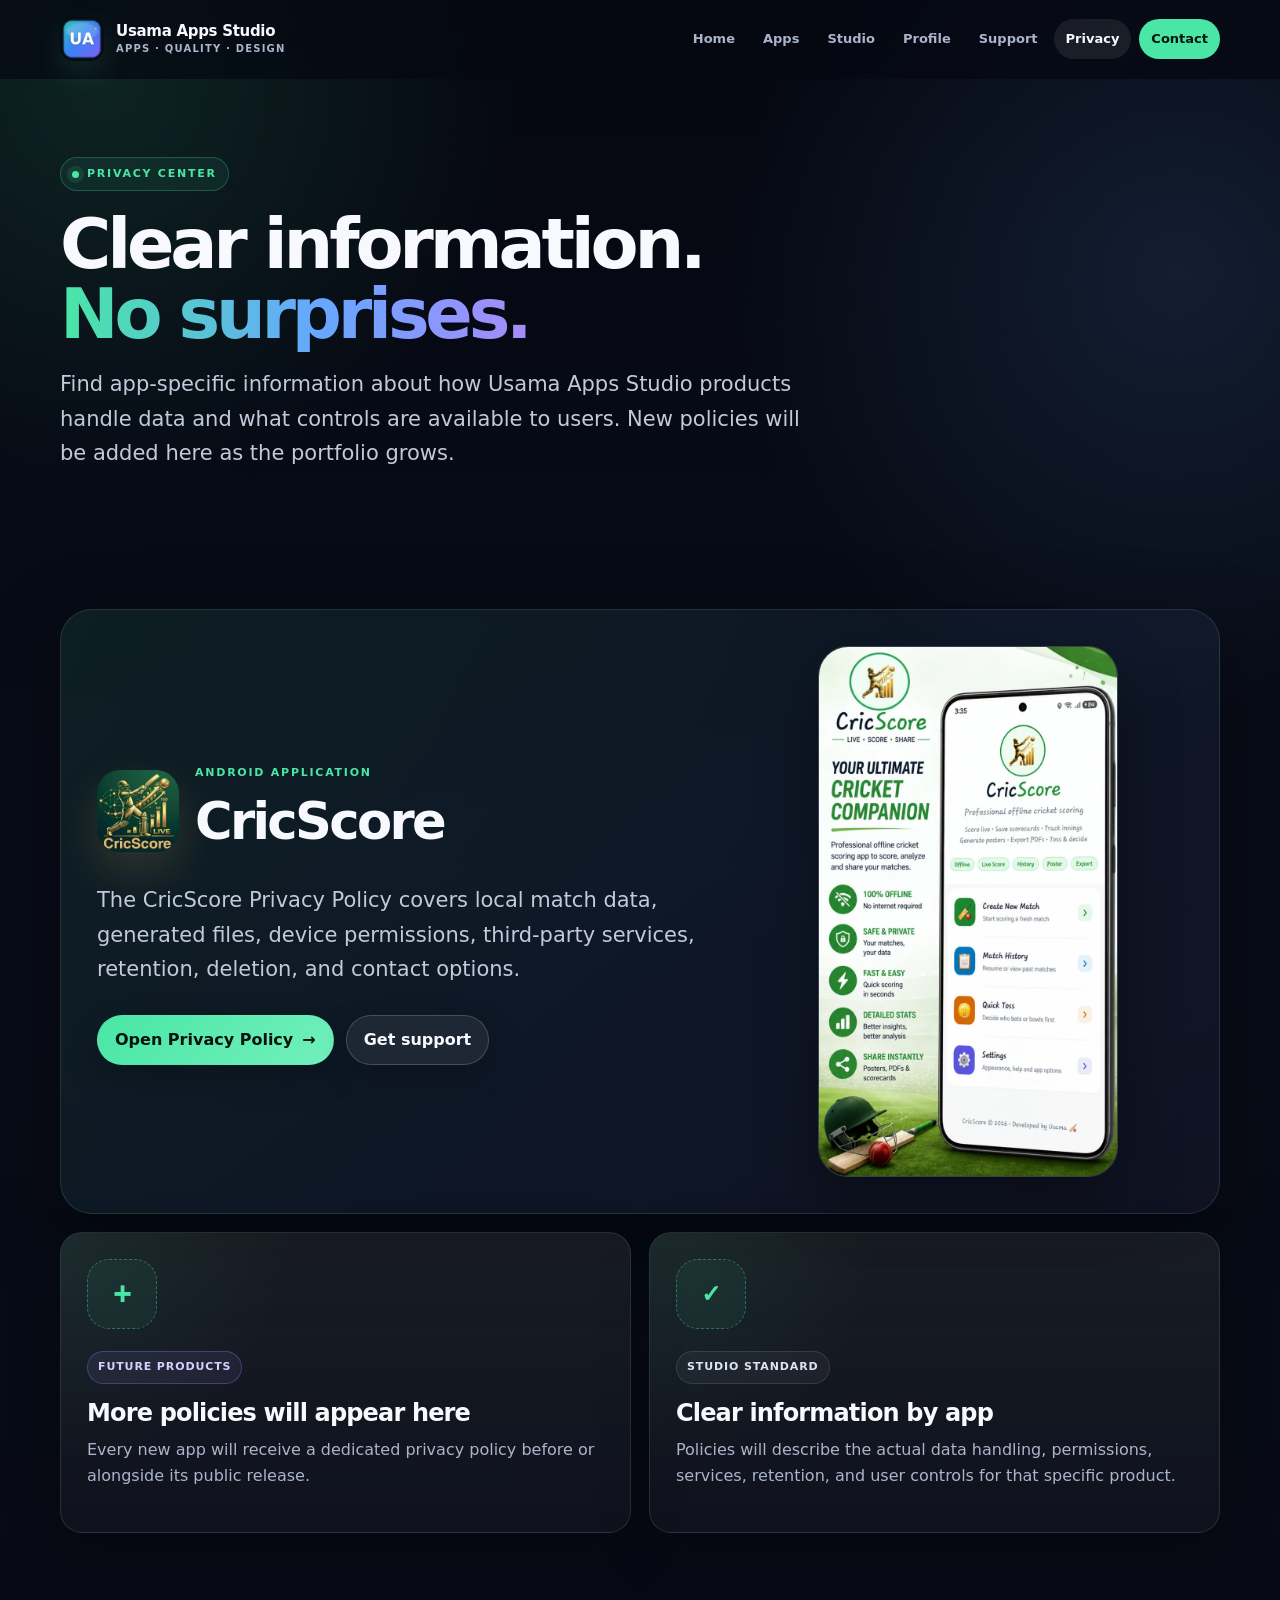
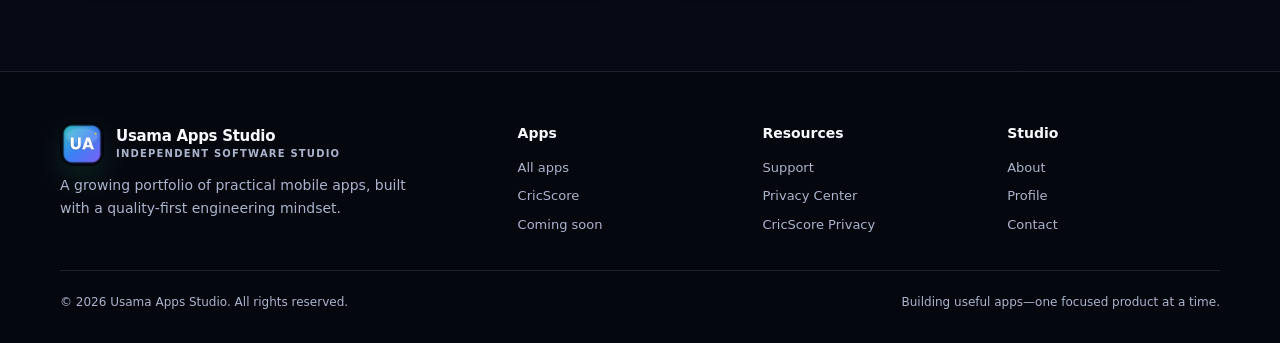
<file: privacy/index.html>
<!doctype html>
<html lang="en">
<head>
  <meta charset="utf-8">
  <meta name="viewport" content="width=device-width, initial-scale=1">
  <meta name="theme-color" content="#060912">
  <meta name="color-scheme" content="dark">
  <title>Privacy Center — Usama Apps Studio</title>
  <meta name="description" content="Privacy policies for products published by Usama Apps Studio, including CricScore: Cricket Scoring.">
  <link rel="canonical" href="https://musama99.github.io/usama-apps/privacy/">
  <link rel="icon" type="image/png" href="../assets/images/favicon.png">
  <link rel="stylesheet" href="../assets/css/style.css">
  <meta property="og:type" content="website">
  <meta property="og:title" content="Privacy Center — Usama Apps Studio">
  <meta property="og:description" content="Privacy policies for products published by Usama Apps Studio, including CricScore: Cricket Scoring.">
  <meta property="og:url" content="https://musama99.github.io/usama-apps/privacy/">
  <meta property="og:image" content="https://musama99.github.io/usama-apps/assets/images/optimized/studio-logo.webp">
  <meta name="twitter:card" content="summary_large_image">
  <meta name="twitter:title" content="Privacy Center — Usama Apps Studio">
  <meta name="twitter:description" content="Privacy policies for products published by Usama Apps Studio, including CricScore: Cricket Scoring.">
  <meta name="twitter:image" content="https://musama99.github.io/usama-apps/assets/images/optimized/studio-logo.webp">
  <script>document.documentElement.classList.add('js');</script>
  
</head><body>
<a class="skip-link" href="#main-content">Skip to main content</a>
<nav class="nav" aria-label="Primary navigation">
  <div class="container nav-inner">
    <a class="brand" href="../index.html" aria-label="Usama Apps Studio home">
      <img src="../assets/images/optimized/studio-logo.webp" width="44" height="44" alt="">
      <span class="brand-copy">Usama Apps Studio<small>Apps · Quality · Design</small></span>
    </a>
    <button class="menu-btn" type="button" aria-expanded="false" aria-controls="primary-menu" aria-label="Open navigation menu"><span class="menu-icon" aria-hidden="true"></span>Menu</button>
    <div class="nav-links" id="primary-menu"><a href="../index.html" class="">Home</a><a href="../apps/index.html" class="">Apps</a><a href="../about/index.html" class="">Studio</a><a href="../profile/index.html" class="">Profile</a><a href="../support/index.html" class="">Support</a><a href="../privacy/index.html" class="active" aria-current="page">Privacy</a><a href="../contact/index.html" class="nav-cta">Contact</a></div>
  </div>
</nav>
<main id="main-content">
  <header class="page-hero"><div class="container"><span class="eyebrow">Privacy center</span><h1 class="page-title">Clear information. <span class="grad">No surprises.</span></h1><p class="lead">Find app-specific information about how Usama Apps Studio products handle data and what controls are available to users. New policies will be added here as the portfolio grows.</p></div></header>
  <section class="section"><div class="container"><article class="product-panel reveal"><div><div class="app-title-row"><img class="app-icon" src="../assets/images/optimized/cricscore-logo.webp" width="82" height="82" alt="CricScore app icon"><div><span class="kicker">Android application</span><h2 class="h2">CricScore</h2></div></div><p class="lead">The CricScore Privacy Policy covers local match data, generated files, device permissions, third-party services, retention, deletion, and contact options.</p><div class="actions"><a class="btn btn-primary btn-arrow" href="cricscore.html">Open Privacy Policy</a><a class="btn" href="../support/index.html">Get support</a></div></div><img class="product-shot" src="../assets/images/optimized/cricscore-hero.webp" width="760" height="1350" alt="CricScore app preview" loading="lazy"></article><div class="grid-2 portfolio-preview" id="future-policies"><article class="card future-card reveal"><div class="future-app-mark" aria-hidden="true">+</div><span class="status-pill status-planned">Future products</span><h2 class="h3">More policies will appear here</h2><p class="muted">Every new app will receive a dedicated privacy policy before or alongside its public release.</p></article><article class="card future-card reveal"><div class="future-app-mark" aria-hidden="true">✓</div><span class="status-pill">Studio standard</span><h2 class="h3">Clear information by app</h2><p class="muted">Policies will describe the actual data handling, permissions, services, retention, and user controls for that specific product.</p></article></div></div></section>
</main>
<footer class="footer">
  <div class="container">
    <div class="footer-grid">
      <div class="footer-brand">
        <a class="brand" href="../index.html"><img src="../assets/images/optimized/studio-logo.webp" width="44" height="44" alt=""><span class="brand-copy">Usama Apps Studio<small>Independent software studio</small></span></a>
        <p>A growing portfolio of practical mobile apps, built with a quality-first engineering mindset.</p>
      </div>
      <div><h3>Apps</h3><div class="footer-links"><a href="../apps/index.html">All apps</a><a href="../apps/cricscore/index.html">CricScore</a><a href="../apps/index.html#coming-soon">Coming soon</a></div></div>
      <div><h3>Resources</h3><div class="footer-links"><a href="../support/index.html">Support</a><a href="../privacy/index.html">Privacy Center</a><a href="../privacy/cricscore.html">CricScore Privacy</a></div></div>
      <div><h3>Studio</h3><div class="footer-links"><a href="../about/index.html">About</a><a href="../profile/index.html">Profile</a><a href="../contact/index.html">Contact</a></div></div>
    </div>
    <div class="footer-bottom"><span>© <span data-year></span> Usama Apps Studio. All rights reserved.</span><span>Building useful apps—one focused product at a time.</span></div>
  </div>
</footer>
<script src="../assets/js/main.js" defer></script>
</body>
</html>
</file>
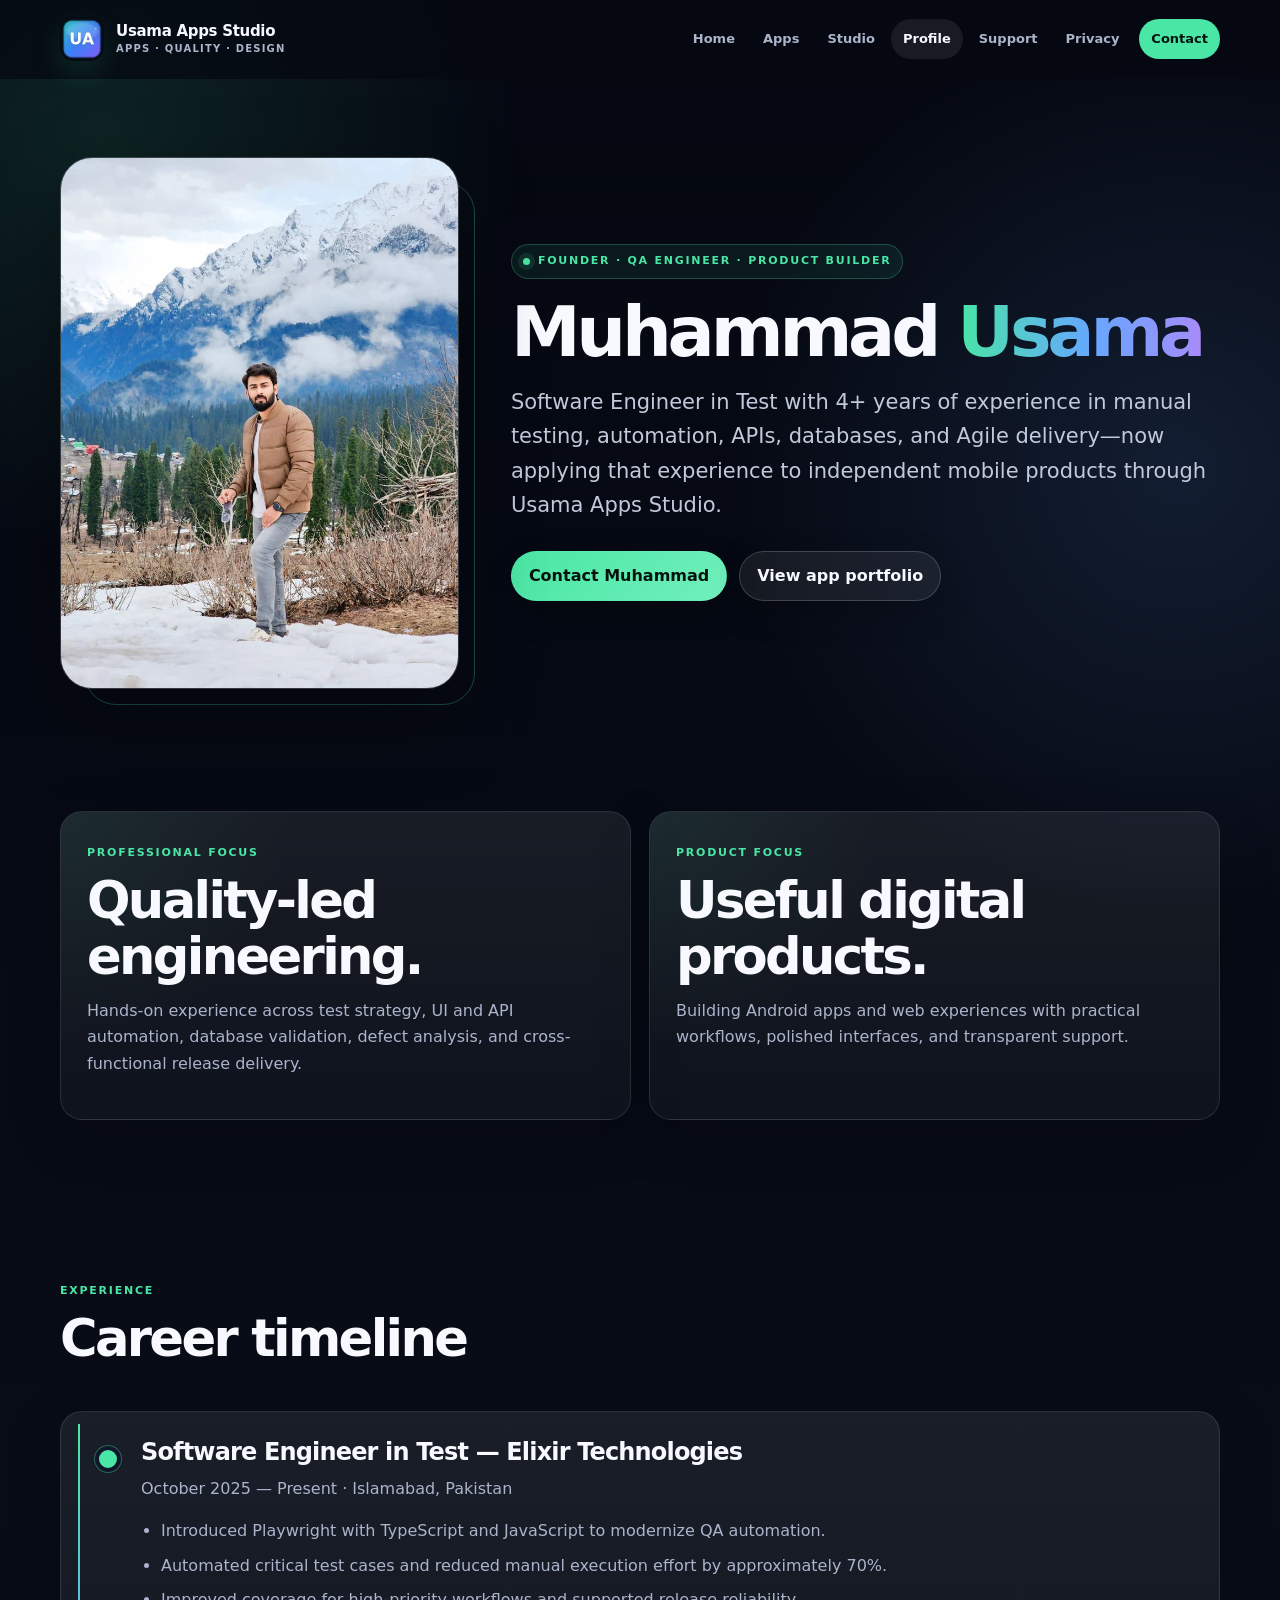
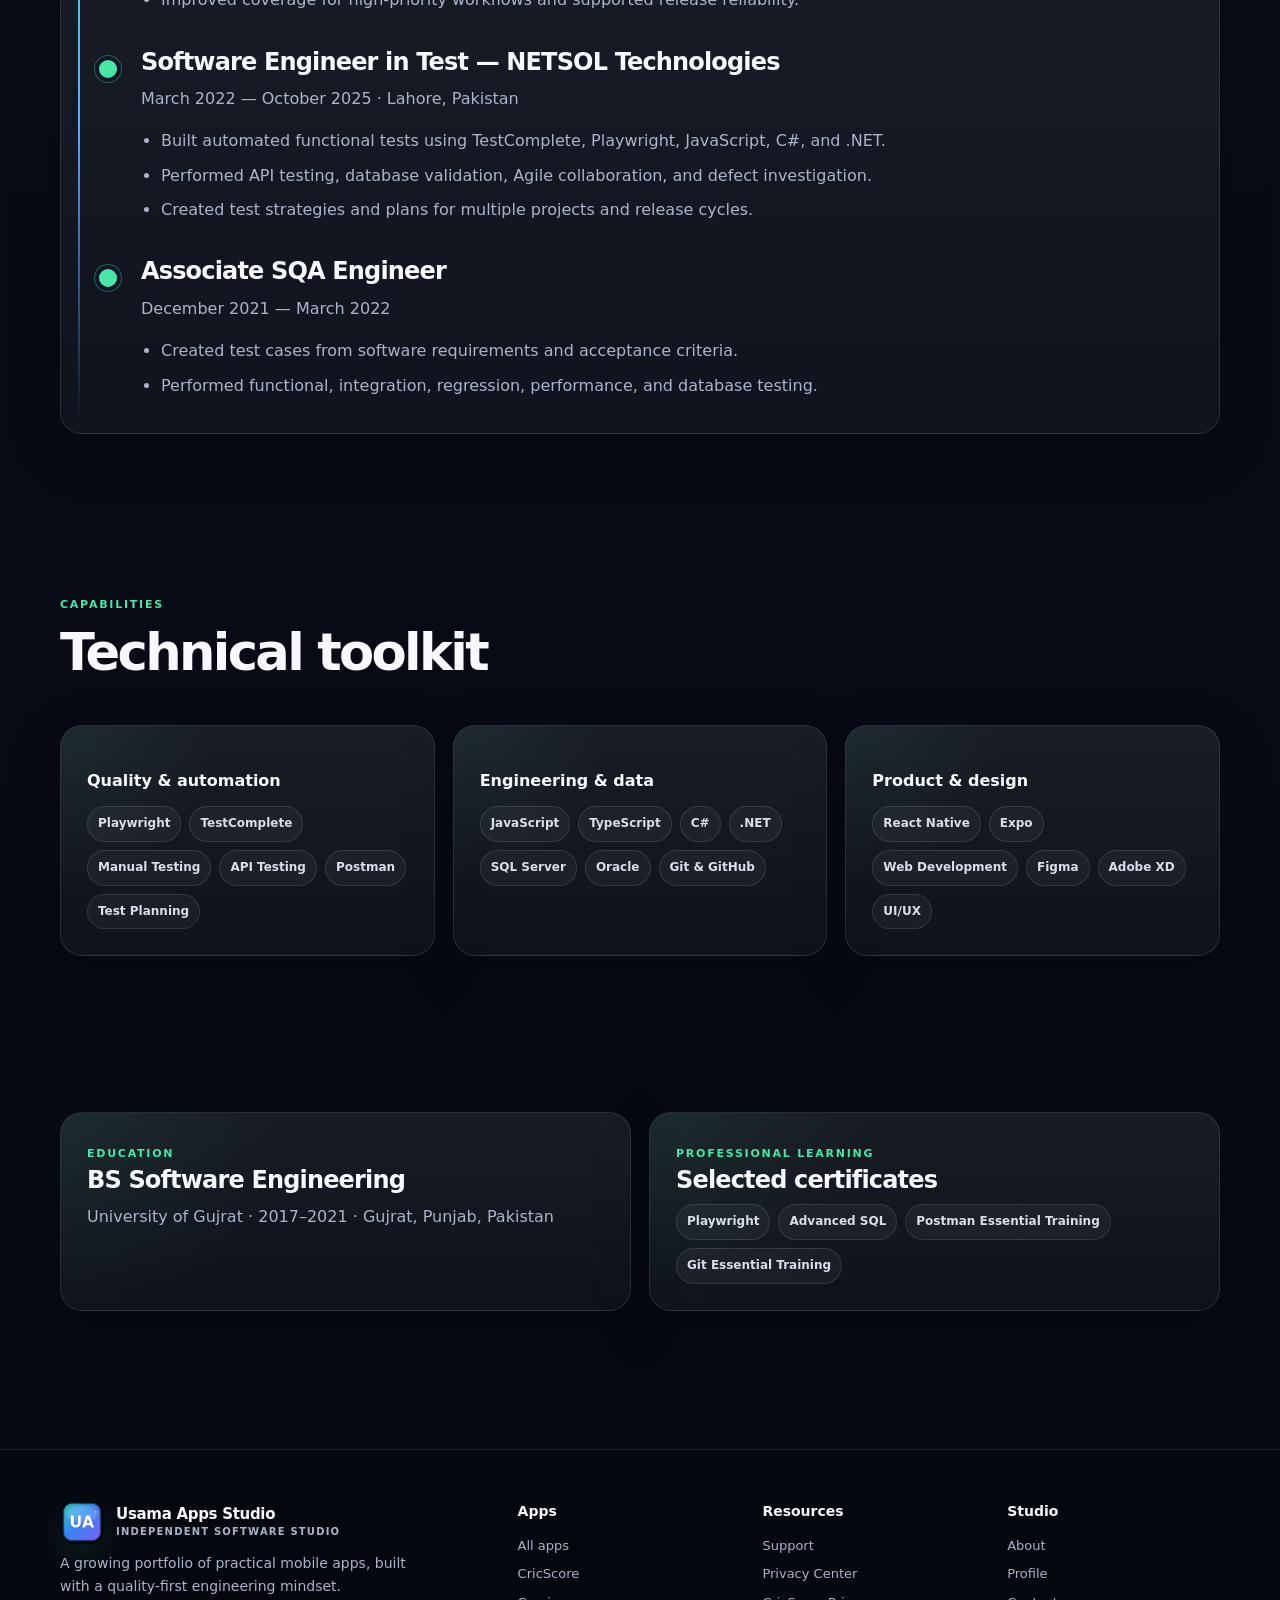
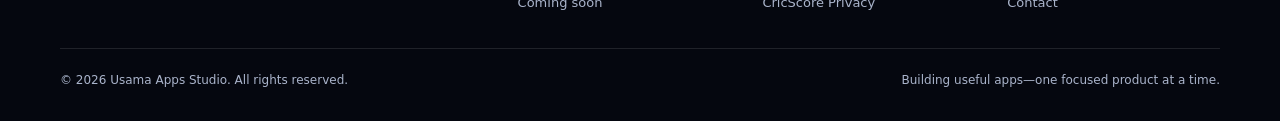
<file: profile/index.html>
<!doctype html>
<html lang="en">
<head>
  <meta charset="utf-8">
  <meta name="viewport" content="width=device-width, initial-scale=1">
  <meta name="theme-color" content="#060912">
  <meta name="color-scheme" content="dark">
  <title>Muhammad Usama — Founder & Software Engineer in Test</title>
  <meta name="description" content="Profile of Muhammad Usama, founder of Usama Apps Studio and Software Engineer in Test with experience in automation, APIs, databases, and product development.">
  <link rel="canonical" href="https://musama99.github.io/usama-apps/profile/">
  <link rel="icon" type="image/png" href="../assets/images/favicon.png">
  <link rel="stylesheet" href="../assets/css/style.css">
  <meta property="og:type" content="website">
  <meta property="og:title" content="Muhammad Usama — Founder & Software Engineer in Test">
  <meta property="og:description" content="Profile of Muhammad Usama, founder of Usama Apps Studio and Software Engineer in Test with experience in automation, APIs, databases, and product development.">
  <meta property="og:url" content="https://musama99.github.io/usama-apps/profile/">
  <meta property="og:image" content="https://musama99.github.io/usama-apps/assets/images/optimized/profile.webp">
  <meta name="twitter:card" content="summary_large_image">
  <meta name="twitter:title" content="Muhammad Usama — Founder & Software Engineer in Test">
  <meta name="twitter:description" content="Profile of Muhammad Usama, founder of Usama Apps Studio and Software Engineer in Test with experience in automation, APIs, databases, and product development.">
  <meta name="twitter:image" content="https://musama99.github.io/usama-apps/assets/images/optimized/profile.webp">
  <script>document.documentElement.classList.add('js');</script>
  
</head><body>
<a class="skip-link" href="#main-content">Skip to main content</a>
<nav class="nav" aria-label="Primary navigation">
  <div class="container nav-inner">
    <a class="brand" href="../index.html" aria-label="Usama Apps Studio home">
      <img src="../assets/images/optimized/studio-logo.webp" width="44" height="44" alt="">
      <span class="brand-copy">Usama Apps Studio<small>Apps · Quality · Design</small></span>
    </a>
    <button class="menu-btn" type="button" aria-expanded="false" aria-controls="primary-menu" aria-label="Open navigation menu"><span class="menu-icon" aria-hidden="true"></span>Menu</button>
    <div class="nav-links" id="primary-menu"><a href="../index.html" class="">Home</a><a href="../apps/index.html" class="">Apps</a><a href="../about/index.html" class="">Studio</a><a href="../profile/index.html" class="active" aria-current="page">Profile</a><a href="../support/index.html" class="">Support</a><a href="../privacy/index.html" class="">Privacy</a><a href="../contact/index.html" class="nav-cta">Contact</a></div>
  </div>
</nav>
<main id="main-content">
  <header class="page-hero"><div class="container profile-grid"><div class="portrait-frame reveal"><img class="portrait" src="../assets/images/optimized/profile.webp" width="720" height="960" alt="Muhammad Usama" fetchpriority="high"></div><div class="reveal"><span class="eyebrow">Founder · QA Engineer · Product Builder</span><h1 class="page-title">Muhammad <span class="grad">Usama</span></h1><p class="lead">Software Engineer in Test with 4+ years of experience in manual testing, automation, APIs, databases, and Agile delivery—now applying that experience to independent mobile products through Usama Apps Studio.</p><div class="actions"><a class="btn btn-primary" href="mailto:usama.services00@gmail.com?subject=Hello%20Muhammad%20Usama">Contact Muhammad</a><a class="btn" href="../apps/index.html">View app portfolio</a></div></div></div></header>

  <section class="section"><div class="container grid-2"><article class="card reveal"><span class="kicker">Professional focus</span><h2 class="h2">Quality-led engineering.</h2><p class="muted">Hands-on experience across test strategy, UI and API automation, database validation, defect analysis, and cross-functional release delivery.</p></article><article class="card reveal"><span class="kicker">Product focus</span><h2 class="h2">Useful digital products.</h2><p class="muted">Building Android apps and web experiences with practical workflows, polished interfaces, and transparent support.</p></article></div></section>

  <section class="section"><div class="container"><div class="section-head reveal"><div><span class="kicker">Experience</span><h2 class="h2">Career timeline</h2></div></div><div class="card timeline reveal">
    <article class="timeline-item"><h3 class="h3">Software Engineer in Test — Elixir Technologies</h3><p class="muted">October 2025 — Present · Islamabad, Pakistan</p><ul class="list"><li>Introduced Playwright with TypeScript and JavaScript to modernize QA automation.</li><li>Automated critical test cases and reduced manual execution effort by approximately 70%.</li><li>Improved coverage for high-priority workflows and supported release reliability.</li></ul></article>
    <article class="timeline-item"><h3 class="h3">Software Engineer in Test — NETSOL Technologies</h3><p class="muted">March 2022 — October 2025 · Lahore, Pakistan</p><ul class="list"><li>Built automated functional tests using TestComplete, Playwright, JavaScript, C#, and .NET.</li><li>Performed API testing, database validation, Agile collaboration, and defect investigation.</li><li>Created test strategies and plans for multiple projects and release cycles.</li></ul></article>
    <article class="timeline-item"><h3 class="h3">Associate SQA Engineer</h3><p class="muted">December 2021 — March 2022</p><ul class="list"><li>Created test cases from software requirements and acceptance criteria.</li><li>Performed functional, integration, regression, performance, and database testing.</li></ul></article>
  </div></div></section>

  <section class="section"><div class="container"><div class="section-head reveal"><div><span class="kicker">Capabilities</span><h2 class="h2">Technical toolkit</h2></div></div><div class="grid-3">
    <article class="card skill-group reveal"><h3>Quality & automation</h3><div class="tag-list"><span class="tag">Playwright</span><span class="tag">TestComplete</span><span class="tag">Manual Testing</span><span class="tag">API Testing</span><span class="tag">Postman</span><span class="tag">Test Planning</span></div></article>
    <article class="card skill-group reveal"><h3>Engineering & data</h3><div class="tag-list"><span class="tag">JavaScript</span><span class="tag">TypeScript</span><span class="tag">C#</span><span class="tag">.NET</span><span class="tag">SQL Server</span><span class="tag">Oracle</span><span class="tag">Git & GitHub</span></div></article>
    <article class="card skill-group reveal"><h3>Product & design</h3><div class="tag-list"><span class="tag">React Native</span><span class="tag">Expo</span><span class="tag">Web Development</span><span class="tag">Figma</span><span class="tag">Adobe XD</span><span class="tag">UI/UX</span></div></article>
  </div></div></section>

  <section class="section"><div class="container grid-2"><article class="card reveal"><span class="kicker">Education</span><h2 class="h3">BS Software Engineering</h2><p class="muted">University of Gujrat · 2017–2021 · Gujrat, Punjab, Pakistan</p></article><article class="card reveal"><span class="kicker">Professional learning</span><h2 class="h3">Selected certificates</h2><div class="tag-list"><span class="tag">Playwright</span><span class="tag">Advanced SQL</span><span class="tag">Postman Essential Training</span><span class="tag">Git Essential Training</span></div></article></div></section>
</main>
<footer class="footer">
  <div class="container">
    <div class="footer-grid">
      <div class="footer-brand">
        <a class="brand" href="../index.html"><img src="../assets/images/optimized/studio-logo.webp" width="44" height="44" alt=""><span class="brand-copy">Usama Apps Studio<small>Independent software studio</small></span></a>
        <p>A growing portfolio of practical mobile apps, built with a quality-first engineering mindset.</p>
      </div>
      <div><h3>Apps</h3><div class="footer-links"><a href="../apps/index.html">All apps</a><a href="../apps/cricscore/index.html">CricScore</a><a href="../apps/index.html#coming-soon">Coming soon</a></div></div>
      <div><h3>Resources</h3><div class="footer-links"><a href="../support/index.html">Support</a><a href="../privacy/index.html">Privacy Center</a><a href="../privacy/cricscore.html">CricScore Privacy</a></div></div>
      <div><h3>Studio</h3><div class="footer-links"><a href="../about/index.html">About</a><a href="../profile/index.html">Profile</a><a href="../contact/index.html">Contact</a></div></div>
    </div>
    <div class="footer-bottom"><span>© <span data-year></span> Usama Apps Studio. All rights reserved.</span><span>Building useful apps—one focused product at a time.</span></div>
  </div>
</footer>
<script src="../assets/js/main.js" defer></script>
</body>
</html>
</file>
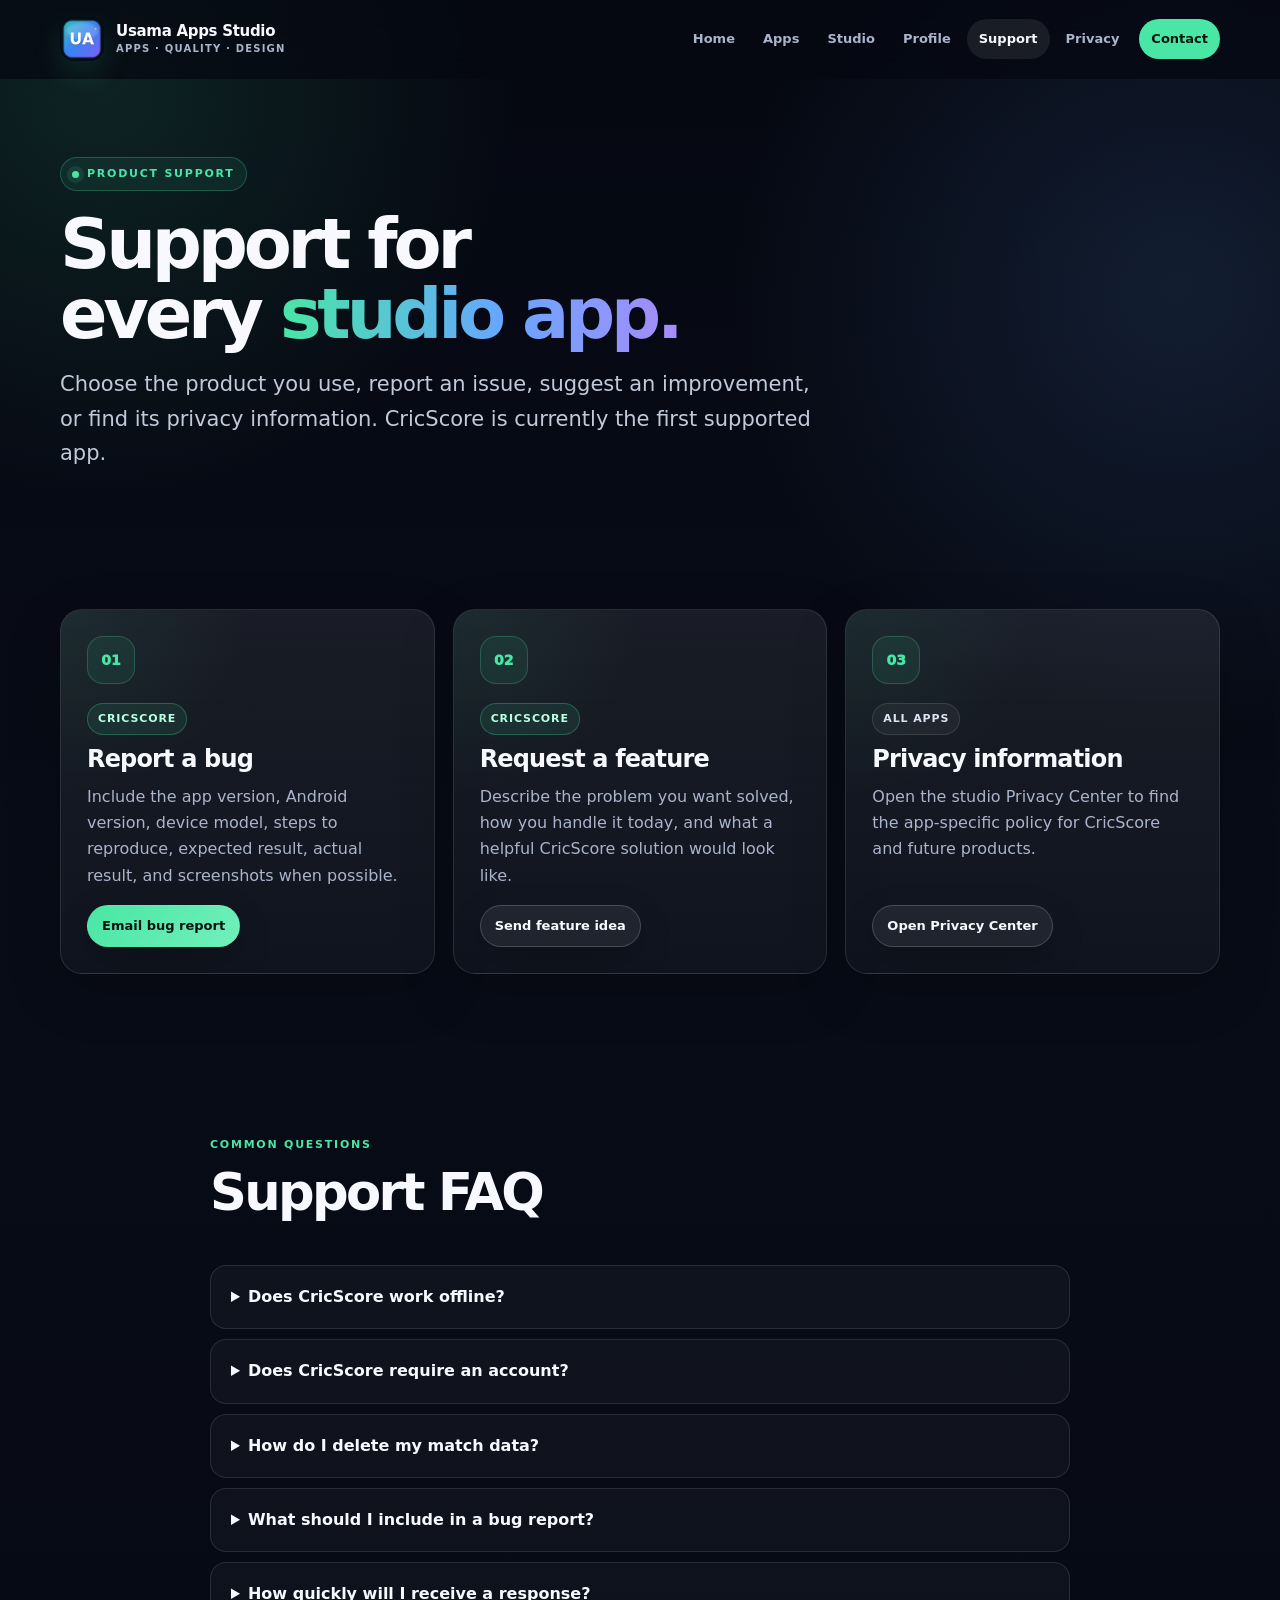
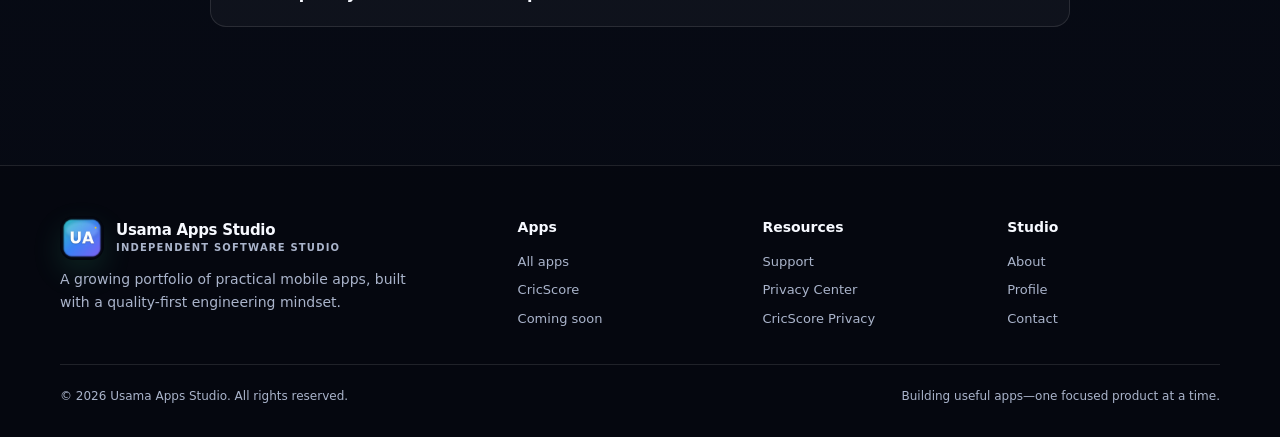
<file: support/index.html>
<!doctype html>
<html lang="en">
<head>
  <meta charset="utf-8">
  <meta name="viewport" content="width=device-width, initial-scale=1">
  <meta name="theme-color" content="#060912">
  <meta name="color-scheme" content="dark">
  <title>App Support — Usama Apps Studio</title>
  <meta name="description" content="Get support for apps published by Usama Apps Studio, report a bug, request a feature, or find product privacy information.">
  <link rel="canonical" href="https://musama99.github.io/usama-apps/support/">
  <link rel="icon" type="image/png" href="../assets/images/favicon.png">
  <link rel="stylesheet" href="../assets/css/style.css">
  <meta property="og:type" content="website">
  <meta property="og:title" content="App Support — Usama Apps Studio">
  <meta property="og:description" content="Get support for apps published by Usama Apps Studio, report a bug, request a feature, or find product privacy information.">
  <meta property="og:url" content="https://musama99.github.io/usama-apps/support/">
  <meta property="og:image" content="https://musama99.github.io/usama-apps/assets/images/optimized/studio-logo.webp">
  <meta name="twitter:card" content="summary_large_image">
  <meta name="twitter:title" content="App Support — Usama Apps Studio">
  <meta name="twitter:description" content="Get support for apps published by Usama Apps Studio, report a bug, request a feature, or find product privacy information.">
  <meta name="twitter:image" content="https://musama99.github.io/usama-apps/assets/images/optimized/studio-logo.webp">
  <script>document.documentElement.classList.add('js');</script>
  
</head><body>
<a class="skip-link" href="#main-content">Skip to main content</a>
<nav class="nav" aria-label="Primary navigation">
  <div class="container nav-inner">
    <a class="brand" href="../index.html" aria-label="Usama Apps Studio home">
      <img src="../assets/images/optimized/studio-logo.webp" width="44" height="44" alt="">
      <span class="brand-copy">Usama Apps Studio<small>Apps · Quality · Design</small></span>
    </a>
    <button class="menu-btn" type="button" aria-expanded="false" aria-controls="primary-menu" aria-label="Open navigation menu"><span class="menu-icon" aria-hidden="true"></span>Menu</button>
    <div class="nav-links" id="primary-menu"><a href="../index.html" class="">Home</a><a href="../apps/index.html" class="">Apps</a><a href="../about/index.html" class="">Studio</a><a href="../profile/index.html" class="">Profile</a><a href="../support/index.html" class="active" aria-current="page">Support</a><a href="../privacy/index.html" class="">Privacy</a><a href="../contact/index.html" class="nav-cta">Contact</a></div>
  </div>
</nav>
<main id="main-content">
  <header class="page-hero"><div class="container"><span class="eyebrow">Product support</span><h1 class="page-title">Support for every <span class="grad">studio app.</span></h1><p class="lead">Choose the product you use, report an issue, suggest an improvement, or find its privacy information. CricScore is currently the first supported app.</p></div></header>
  <section class="section"><div class="container grid-3">
    <article class="card contact-card reveal"><span class="number-icon">01</span><span class="status-pill status-live">CricScore</span><h2 class="h3">Report a bug</h2><p class="muted">Include the app version, Android version, device model, steps to reproduce, expected result, actual result, and screenshots when possible.</p><a class="btn btn-primary btn-small" href="mailto:usama.services00@gmail.com?subject=CricScore%20Bug%20Report&body=App%20version%3A%0AAndroid%20version%3A%0ADevice%20model%3A%0ASteps%20to%20reproduce%3A%0AExpected%20result%3A%0AActual%20result%3A">Email bug report</a></article>
    <article class="card contact-card reveal"><span class="number-icon">02</span><span class="status-pill status-live">CricScore</span><h2 class="h3">Request a feature</h2><p class="muted">Describe the problem you want solved, how you handle it today, and what a helpful CricScore solution would look like.</p><a class="btn btn-small" href="mailto:usama.services00@gmail.com?subject=CricScore%20Feature%20Request&body=Feature%20idea%3A%0AProblem%20it%20solves%3A%0AHow%20it%20should%20work%3A">Send feature idea</a></article>
    <article class="card contact-card reveal"><span class="number-icon">03</span><span class="status-pill">All apps</span><h2 class="h3">Privacy information</h2><p class="muted">Open the studio Privacy Center to find the app-specific policy for CricScore and future products.</p><a class="btn btn-small" href="../privacy/index.html">Open Privacy Center</a></article>
  </div></section>
  <section class="section"><div class="narrow"><div class="section-head reveal"><div><span class="kicker">Common questions</span><h2 class="h2">Support FAQ</h2></div></div><div class="faq reveal">
    <details><summary>Does CricScore work offline?</summary><p>Yes. Core match setup, scoring, history, scorecards, posters, and report creation are designed to work without an internet connection.</p></details>
    <details><summary>Does CricScore require an account?</summary><p>No. The current release does not require registration or sign-in.</p></details>
    <details><summary>How do I delete my match data?</summary><p>Delete matches from the app where available, clear CricScore's storage in Android Settings, or uninstall the app. See the Privacy Policy for full details.</p></details>
    <details><summary>What should I include in a bug report?</summary><p>Please include your app version, Android version, device model, exact steps, expected behavior, actual behavior, and screenshots or a screen recording when possible.</p></details>
    <details><summary>How quickly will I receive a response?</summary><p>Support messages are reviewed as soon as practical. Response times may vary because Usama Apps Studio is independently operated.</p></details>
  </div></div></section>
</main>
<footer class="footer">
  <div class="container">
    <div class="footer-grid">
      <div class="footer-brand">
        <a class="brand" href="../index.html"><img src="../assets/images/optimized/studio-logo.webp" width="44" height="44" alt=""><span class="brand-copy">Usama Apps Studio<small>Independent software studio</small></span></a>
        <p>A growing portfolio of practical mobile apps, built with a quality-first engineering mindset.</p>
      </div>
      <div><h3>Apps</h3><div class="footer-links"><a href="../apps/index.html">All apps</a><a href="../apps/cricscore/index.html">CricScore</a><a href="../apps/index.html#coming-soon">Coming soon</a></div></div>
      <div><h3>Resources</h3><div class="footer-links"><a href="../support/index.html">Support</a><a href="../privacy/index.html">Privacy Center</a><a href="../privacy/cricscore.html">CricScore Privacy</a></div></div>
      <div><h3>Studio</h3><div class="footer-links"><a href="../about/index.html">About</a><a href="../profile/index.html">Profile</a><a href="../contact/index.html">Contact</a></div></div>
    </div>
    <div class="footer-bottom"><span>© <span data-year></span> Usama Apps Studio. All rights reserved.</span><span>Building useful apps—one focused product at a time.</span></div>
  </div>
</footer>
<script src="../assets/js/main.js" defer></script>
</body>
</html>
</file>
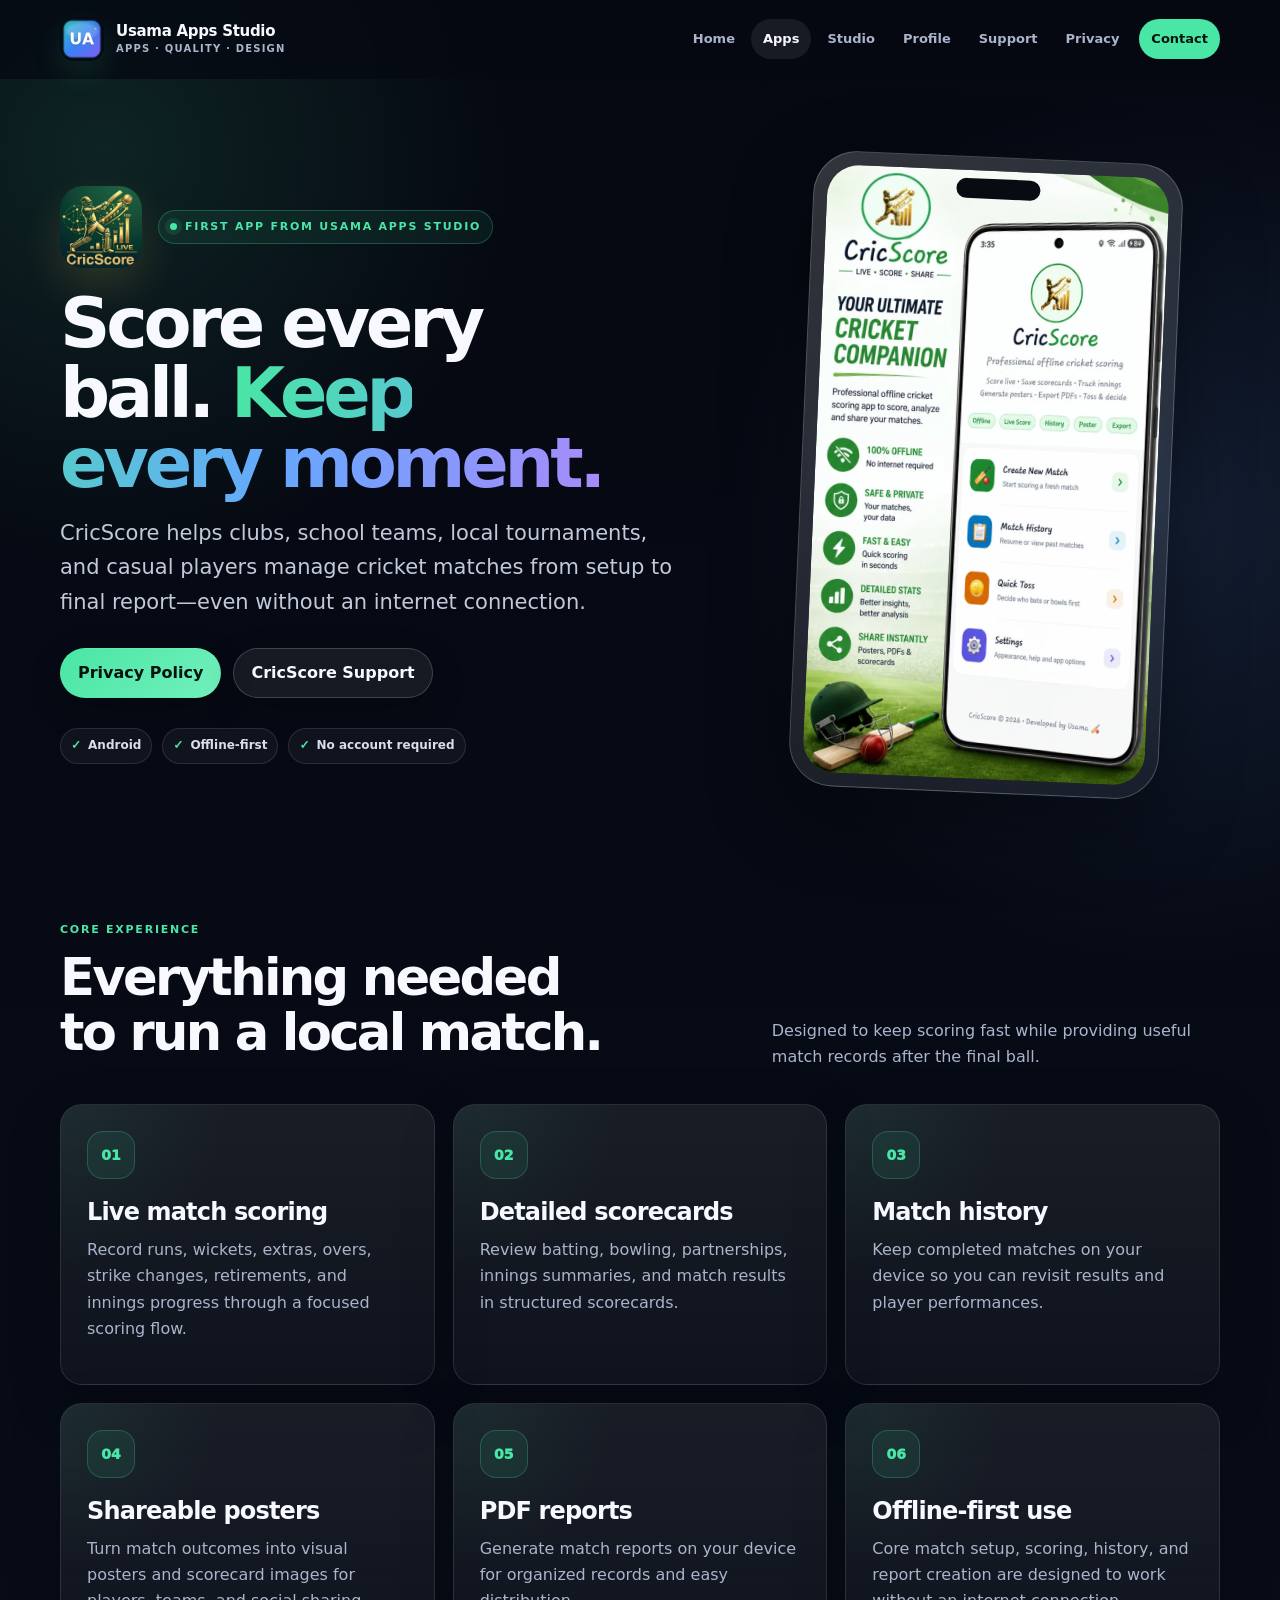
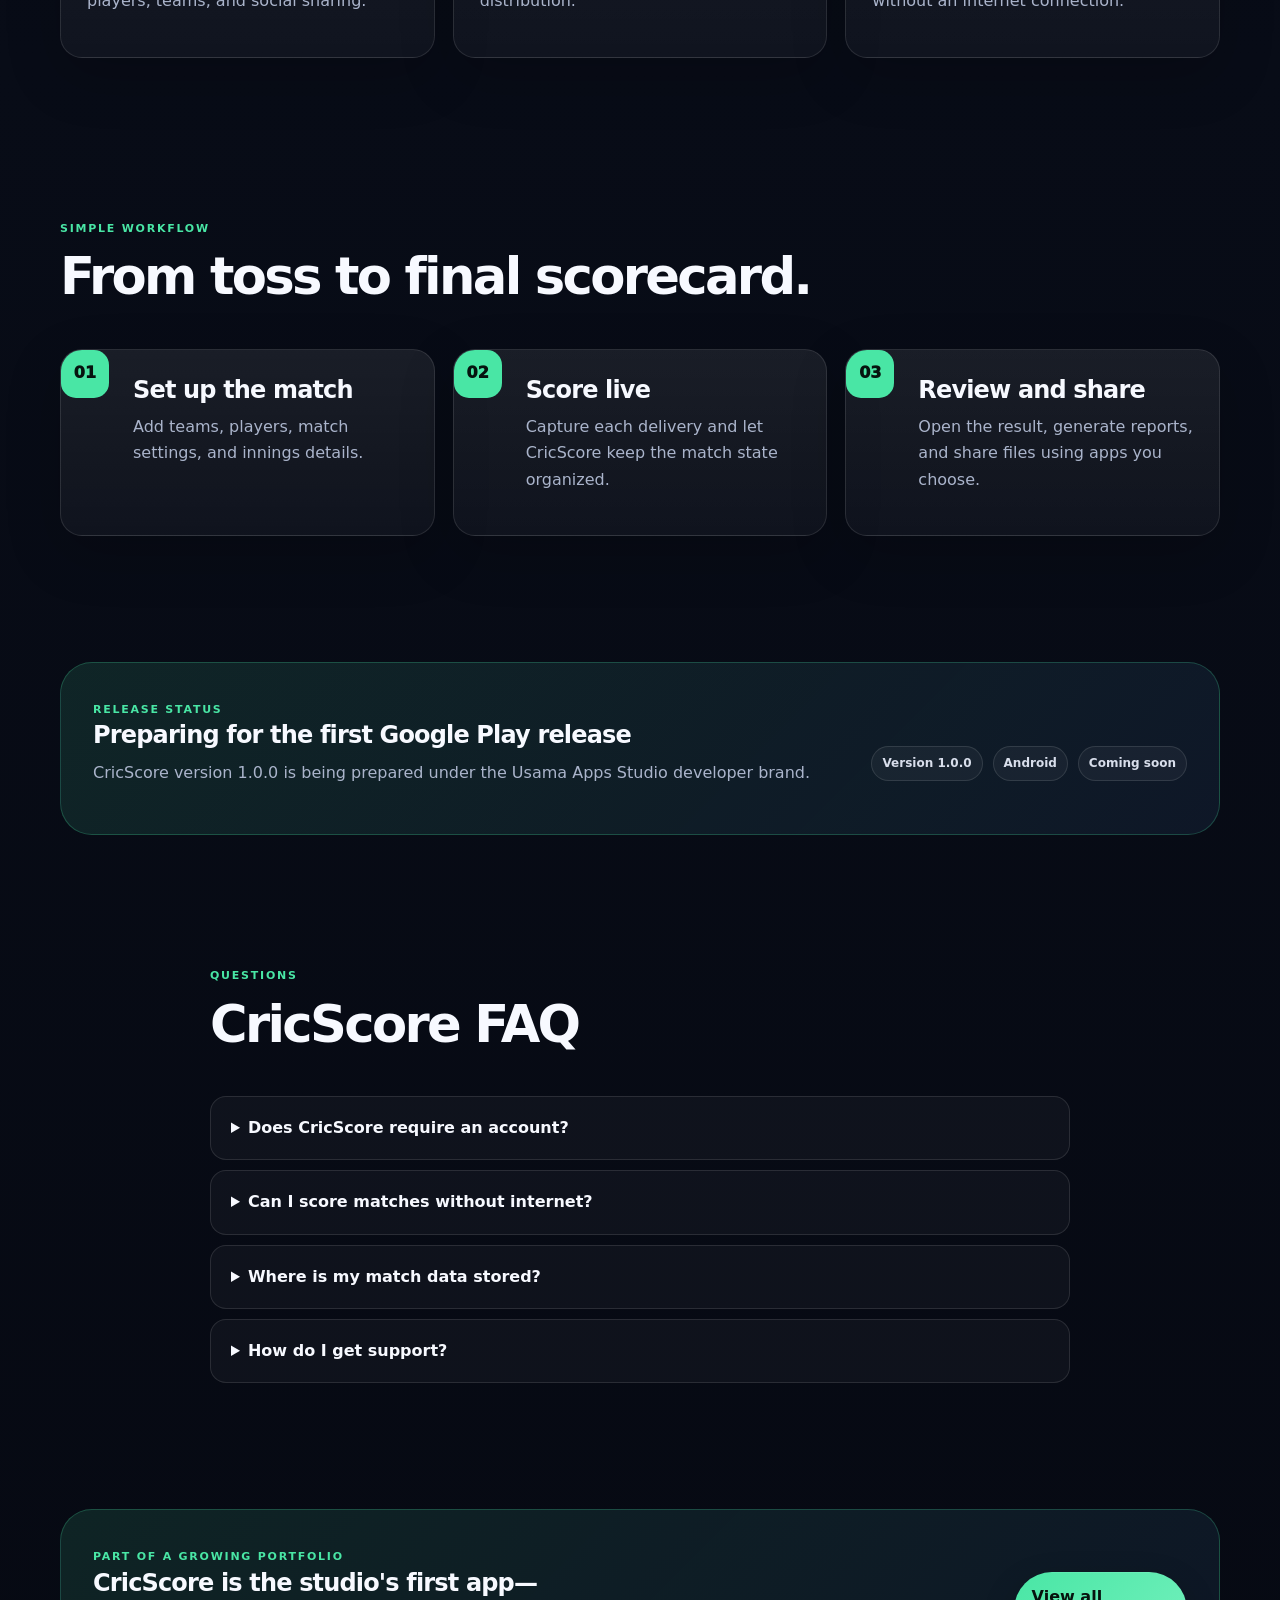
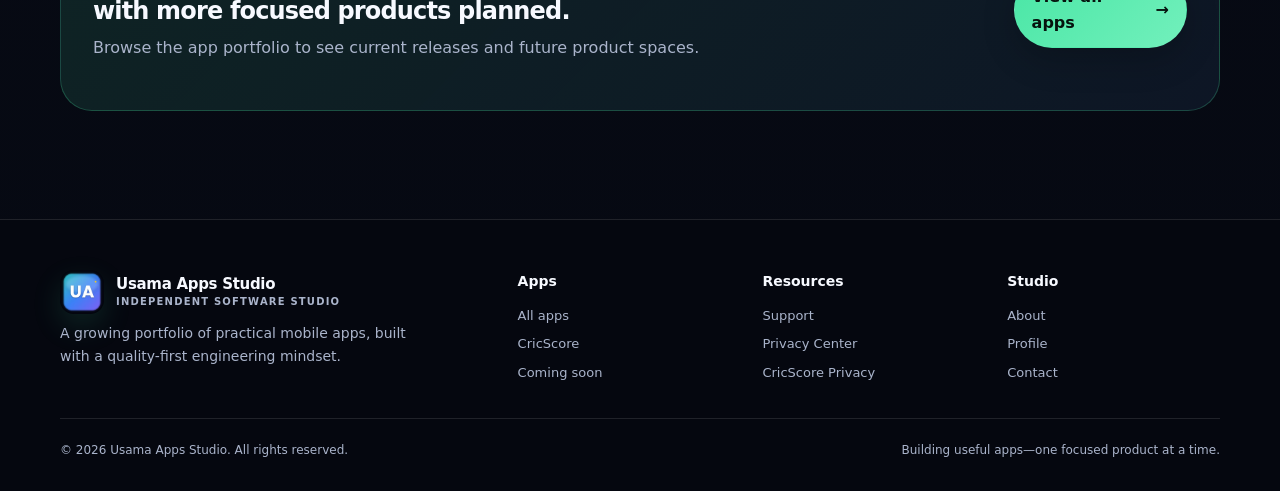
<file: apps/cricscore/index.html>
<!doctype html>
<html lang="en">
<head>
  <meta charset="utf-8">
  <meta name="viewport" content="width=device-width, initial-scale=1">
  <meta name="theme-color" content="#060912">
  <meta name="color-scheme" content="dark">
  <title>CricScore — Offline Cricket Scoring App</title>
  <meta name="description" content="CricScore is an offline-first Android cricket scoring app for live scoring, scorecards, match history, posters, and PDF reports.">
  <link rel="canonical" href="https://musama99.github.io/usama-apps/apps/cricscore/">
  <link rel="icon" type="image/png" href="../../assets/images/favicon.png">
  <link rel="stylesheet" href="../../assets/css/style.css">
  <meta property="og:type" content="website">
  <meta property="og:title" content="CricScore — Offline Cricket Scoring App">
  <meta property="og:description" content="CricScore is an offline-first Android cricket scoring app for live scoring, scorecards, match history, posters, and PDF reports.">
  <meta property="og:url" content="https://musama99.github.io/usama-apps/apps/cricscore/">
  <meta property="og:image" content="https://musama99.github.io/usama-apps/assets/images/optimized/cricscore-hero.webp">
  <meta name="twitter:card" content="summary_large_image">
  <meta name="twitter:title" content="CricScore — Offline Cricket Scoring App">
  <meta name="twitter:description" content="CricScore is an offline-first Android cricket scoring app for live scoring, scorecards, match history, posters, and PDF reports.">
  <meta name="twitter:image" content="https://musama99.github.io/usama-apps/assets/images/optimized/cricscore-hero.webp">
  <script>document.documentElement.classList.add('js');</script>
  <script type="application/ld+json">{
  "@context":"https://schema.org",
  "@type":"SoftwareApplication",
  "name":"CricScore: Cricket Scoring",
  "applicationCategory":"SportsApplication",
  "operatingSystem":"Android",
  "description":"Offline-first cricket scoring for local matches, clubs, school teams and tournaments.",
  "publisher":{"@type":"Organization","name":"Usama Apps Studio"},
  "offers":{"@type":"Offer","price":"0","priceCurrency":"USD"}
}</script>
</head><body>
<a class="skip-link" href="#main-content">Skip to main content</a>
<nav class="nav" aria-label="Primary navigation">
  <div class="container nav-inner">
    <a class="brand" href="../../index.html" aria-label="Usama Apps Studio home">
      <img src="../../assets/images/optimized/studio-logo.webp" width="44" height="44" alt="">
      <span class="brand-copy">Usama Apps Studio<small>Apps · Quality · Design</small></span>
    </a>
    <button class="menu-btn" type="button" aria-expanded="false" aria-controls="primary-menu" aria-label="Open navigation menu"><span class="menu-icon" aria-hidden="true"></span>Menu</button>
    <div class="nav-links" id="primary-menu"><a href="../../index.html" class="">Home</a><a href="../../apps/index.html" class="active" aria-current="page">Apps</a><a href="../../about/index.html" class="">Studio</a><a href="../../profile/index.html" class="">Profile</a><a href="../../support/index.html" class="">Support</a><a href="../../privacy/index.html" class="">Privacy</a><a href="../../contact/index.html" class="nav-cta">Contact</a></div>
  </div>
</nav>
<main id="main-content">
  <header class="page-hero">
    <div class="container hero-grid">
      <div class="reveal">
        <div class="app-title-row"><img class="app-icon" src="../../assets/images/optimized/cricscore-logo.webp" width="82" height="82" alt="CricScore app icon"><div><span class="eyebrow">First app from Usama Apps Studio</span></div></div>
        <h1 class="page-title">Score every ball. <span class="grad">Keep every moment.</span></h1>
        <p class="lead">CricScore helps clubs, school teams, local tournaments, and casual players manage cricket matches from setup to final report—even without an internet connection.</p>
        <div class="actions"><a class="btn btn-primary" href="../../privacy/cricscore.html">Privacy Policy</a><a class="btn" href="../../support/index.html">CricScore Support</a></div>
        <div class="trust-row"><span class="trust-item">Android</span><span class="trust-item">Offline-first</span><span class="trust-item">No account required</span></div>
      </div>
      <div class="product-visual reveal"><div class="phone-shell"><img src="../../assets/images/optimized/cricscore-hero.webp" width="760" height="1350" alt="CricScore application interface" fetchpriority="high"></div></div>
    </div>
  </header>

  <section class="section" aria-labelledby="features"><div class="container"><div class="section-head reveal"><div><span class="kicker">Core experience</span><h2 class="h2" id="features">Everything needed to run a local match.</h2></div><p class="muted">Designed to keep scoring fast while providing useful match records after the final ball.</p></div><div class="grid-3">
    <article class="card reveal"><span class="number-icon">01</span><h3 class="h3">Live match scoring</h3><p class="muted">Record runs, wickets, extras, overs, strike changes, retirements, and innings progress through a focused scoring flow.</p></article>
    <article class="card reveal"><span class="number-icon">02</span><h3 class="h3">Detailed scorecards</h3><p class="muted">Review batting, bowling, partnerships, innings summaries, and match results in structured scorecards.</p></article>
    <article class="card reveal"><span class="number-icon">03</span><h3 class="h3">Match history</h3><p class="muted">Keep completed matches on your device so you can revisit results and player performances.</p></article>
    <article class="card reveal"><span class="number-icon">04</span><h3 class="h3">Shareable posters</h3><p class="muted">Turn match outcomes into visual posters and scorecard images for players, teams, and social sharing.</p></article>
    <article class="card reveal"><span class="number-icon">05</span><h3 class="h3">PDF reports</h3><p class="muted">Generate match reports on your device for organized records and easy distribution.</p></article>
    <article class="card reveal"><span class="number-icon">06</span><h3 class="h3">Offline-first use</h3><p class="muted">Core match setup, scoring, history, and report creation are designed to work without an internet connection.</p></article>
  </div></div></section>

  <section class="section" aria-labelledby="workflow"><div class="container"><div class="section-head reveal"><div><span class="kicker">Simple workflow</span><h2 class="h2" id="workflow">From toss to final scorecard.</h2></div></div><div class="grid-3 steps">
    <article class="card step reveal"><h3 class="h3">Set up the match</h3><p class="muted">Add teams, players, match settings, and innings details.</p></article>
    <article class="card step reveal"><h3 class="h3">Score live</h3><p class="muted">Capture each delivery and let CricScore keep the match state organized.</p></article>
    <article class="card step reveal"><h3 class="h3">Review and share</h3><p class="muted">Open the result, generate reports, and share files using apps you choose.</p></article>
  </div></div></section>

  <section class="section-sm"><div class="container"><div class="callout callout-row reveal"><div><span class="kicker">Release status</span><h2 class="h3">Preparing for the first Google Play release</h2><p class="muted">CricScore version 1.0.0 is being prepared under the Usama Apps Studio developer brand.</p></div><div class="trust-row"><span class="tag">Version 1.0.0</span><span class="tag">Android</span><span class="tag">Coming soon</span></div></div></div></section>

  <section class="section" aria-labelledby="app-faq"><div class="narrow"><div class="section-head reveal"><div><span class="kicker">Questions</span><h2 class="h2" id="app-faq">CricScore FAQ</h2></div></div><div class="faq reveal">
    <details><summary>Does CricScore require an account?</summary><p>No. The current release is designed without account registration or sign-in.</p></details>
    <details><summary>Can I score matches without internet?</summary><p>Yes. Core scoring, history, scorecards, posters, and report creation are designed for offline use.</p></details>
    <details><summary>Where is my match data stored?</summary><p>Match information is stored locally in the app's storage on your device. Read the <a class="content-link" href="../../privacy/cricscore.html">Privacy Policy</a> for details.</p></details>
    <details><summary>How do I get support?</summary><p>Visit the <a class="content-link" href="../../support/index.html">Support Center</a> or email us with your device, Android version, and a description of the issue.</p></details>
  </div></div></section>
  <section class="section-sm"><div class="container"><div class="callout callout-row reveal"><div><span class="kicker">Part of a growing portfolio</span><h2 class="h3">CricScore is the studio's first app—with more focused products planned.</h2><p class="muted">Browse the app portfolio to see current releases and future product spaces.</p></div><a class="btn btn-primary btn-arrow" href="../index.html">View all apps</a></div></div></section>
</main>
<footer class="footer">
  <div class="container">
    <div class="footer-grid">
      <div class="footer-brand">
        <a class="brand" href="../../index.html"><img src="../../assets/images/optimized/studio-logo.webp" width="44" height="44" alt=""><span class="brand-copy">Usama Apps Studio<small>Independent software studio</small></span></a>
        <p>A growing portfolio of practical mobile apps, built with a quality-first engineering mindset.</p>
      </div>
      <div><h3>Apps</h3><div class="footer-links"><a href="../../apps/index.html">All apps</a><a href="../../apps/cricscore/index.html">CricScore</a><a href="../../apps/index.html#coming-soon">Coming soon</a></div></div>
      <div><h3>Resources</h3><div class="footer-links"><a href="../../support/index.html">Support</a><a href="../../privacy/index.html">Privacy Center</a><a href="../../privacy/cricscore.html">CricScore Privacy</a></div></div>
      <div><h3>Studio</h3><div class="footer-links"><a href="../../about/index.html">About</a><a href="../../profile/index.html">Profile</a><a href="../../contact/index.html">Contact</a></div></div>
    </div>
    <div class="footer-bottom"><span>© <span data-year></span> Usama Apps Studio. All rights reserved.</span><span>Building useful apps—one focused product at a time.</span></div>
  </div>
</footer>
<script src="../../assets/js/main.js" defer></script>
</body>
</html>
</file>
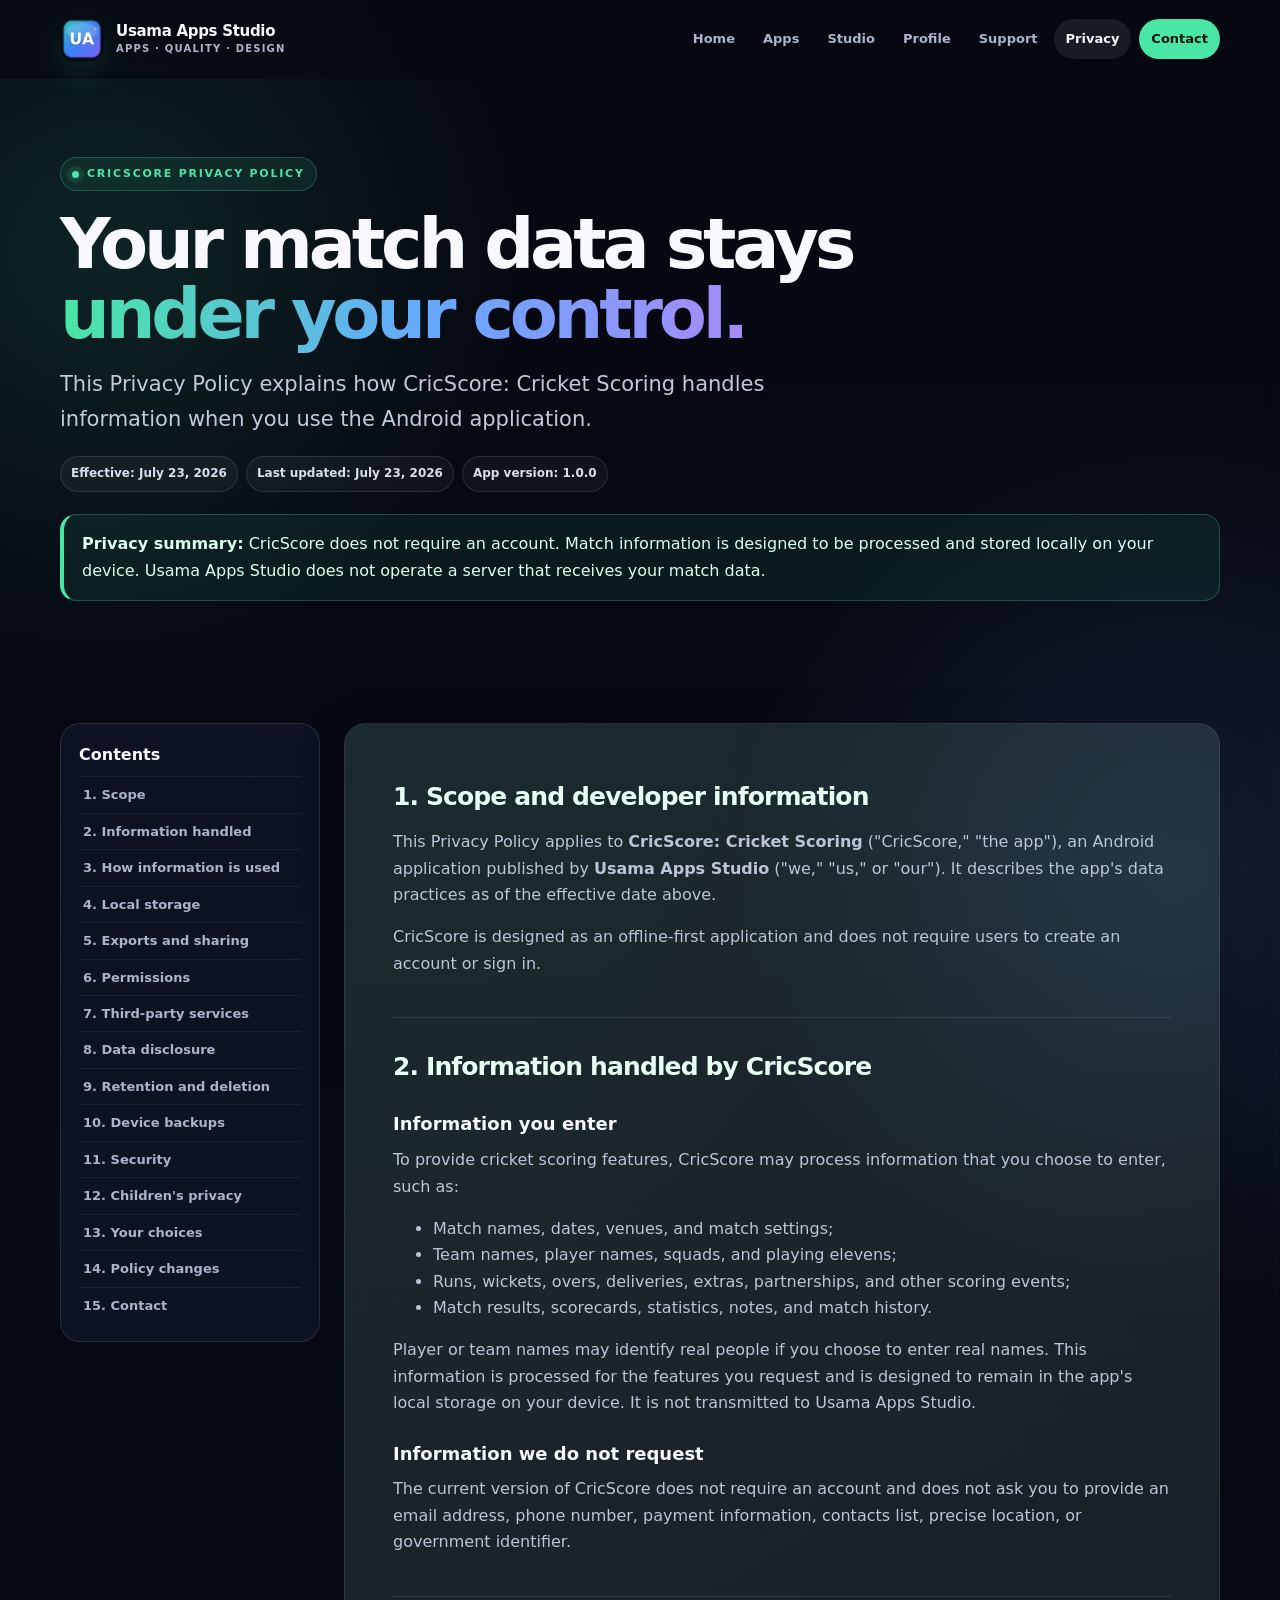
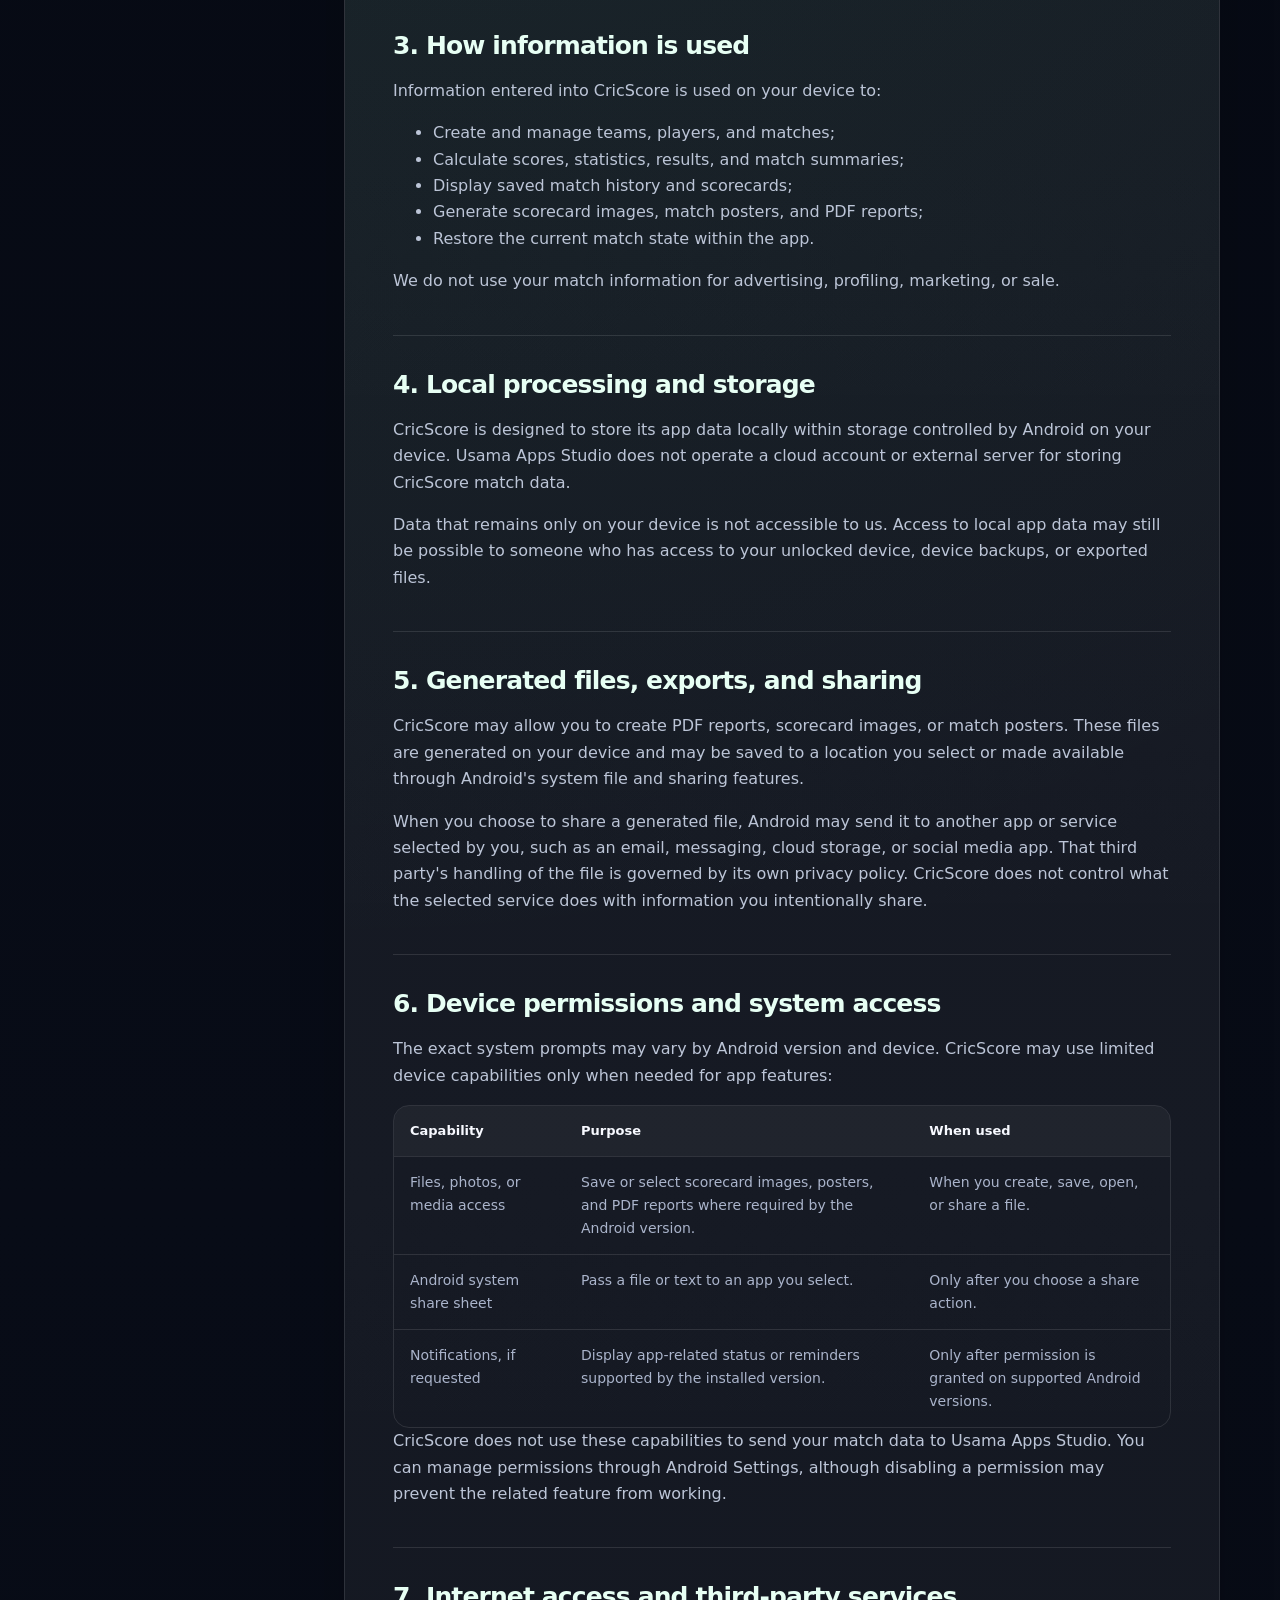
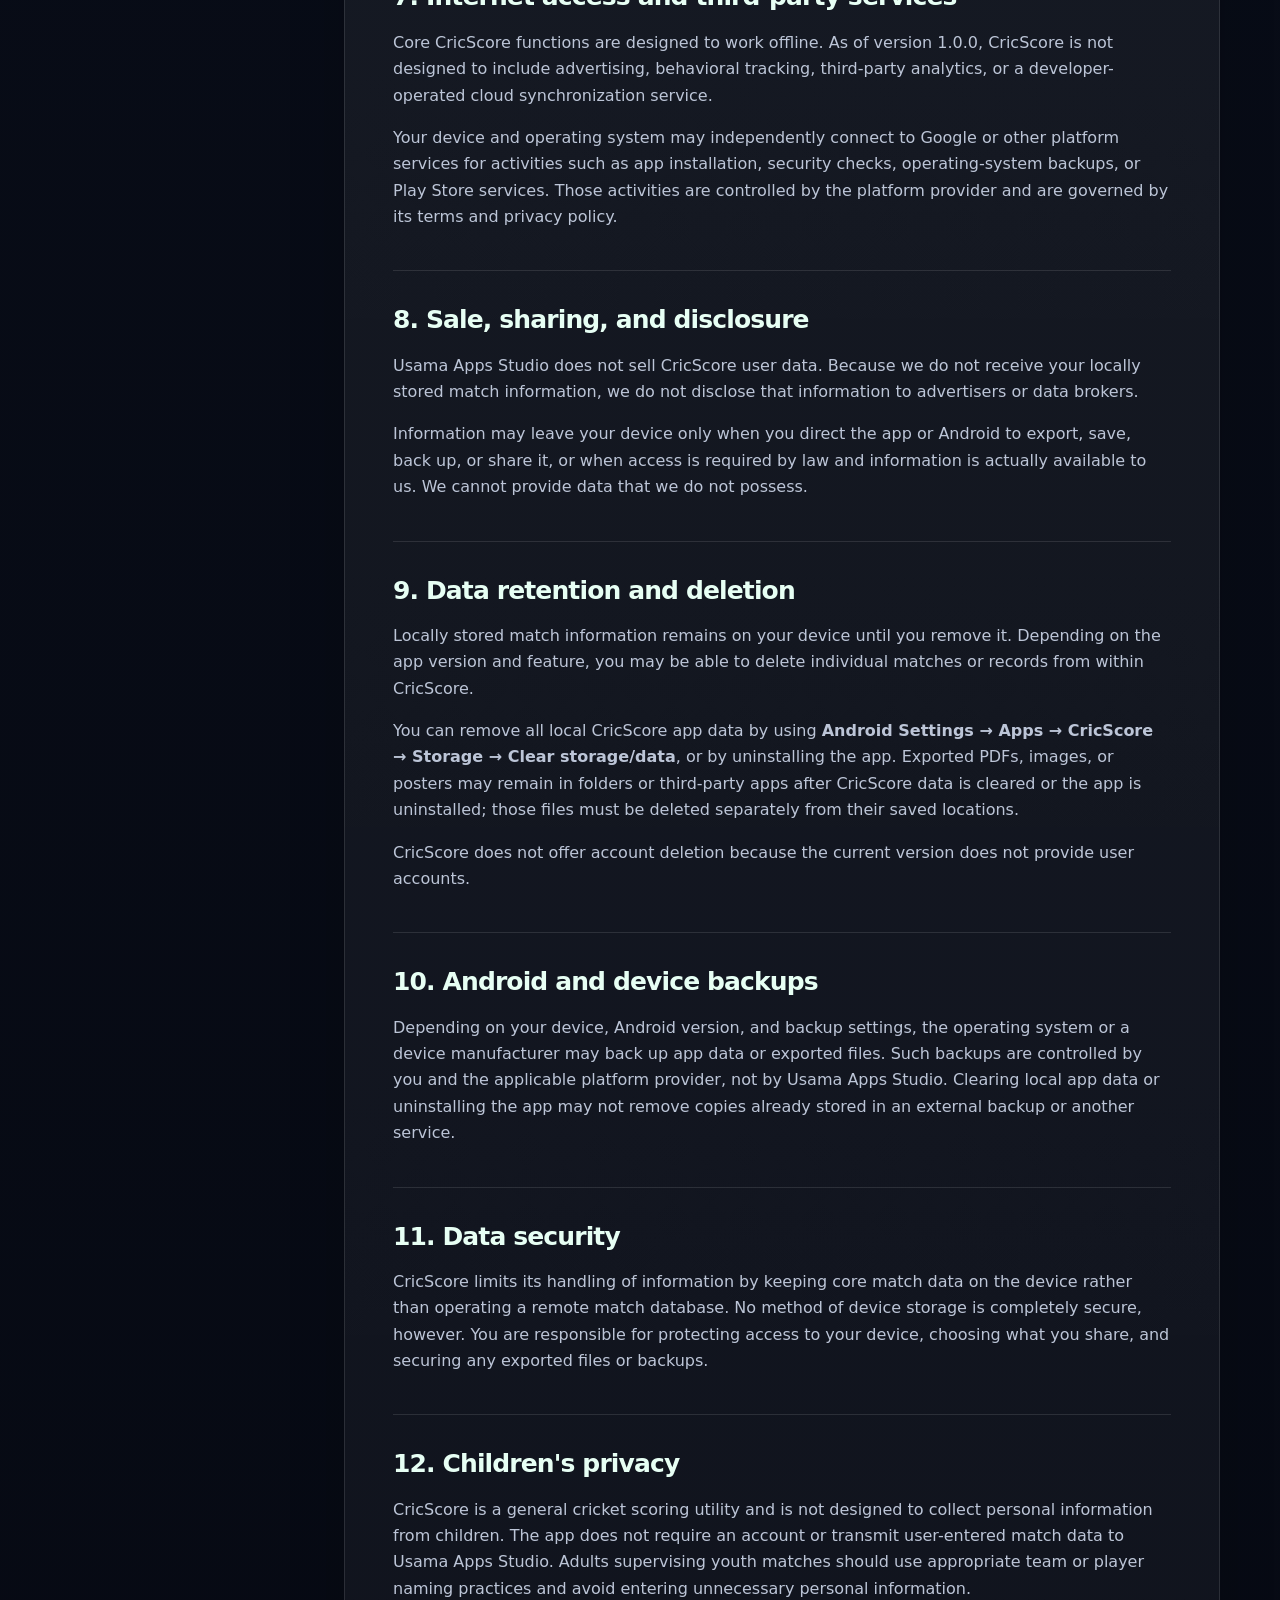
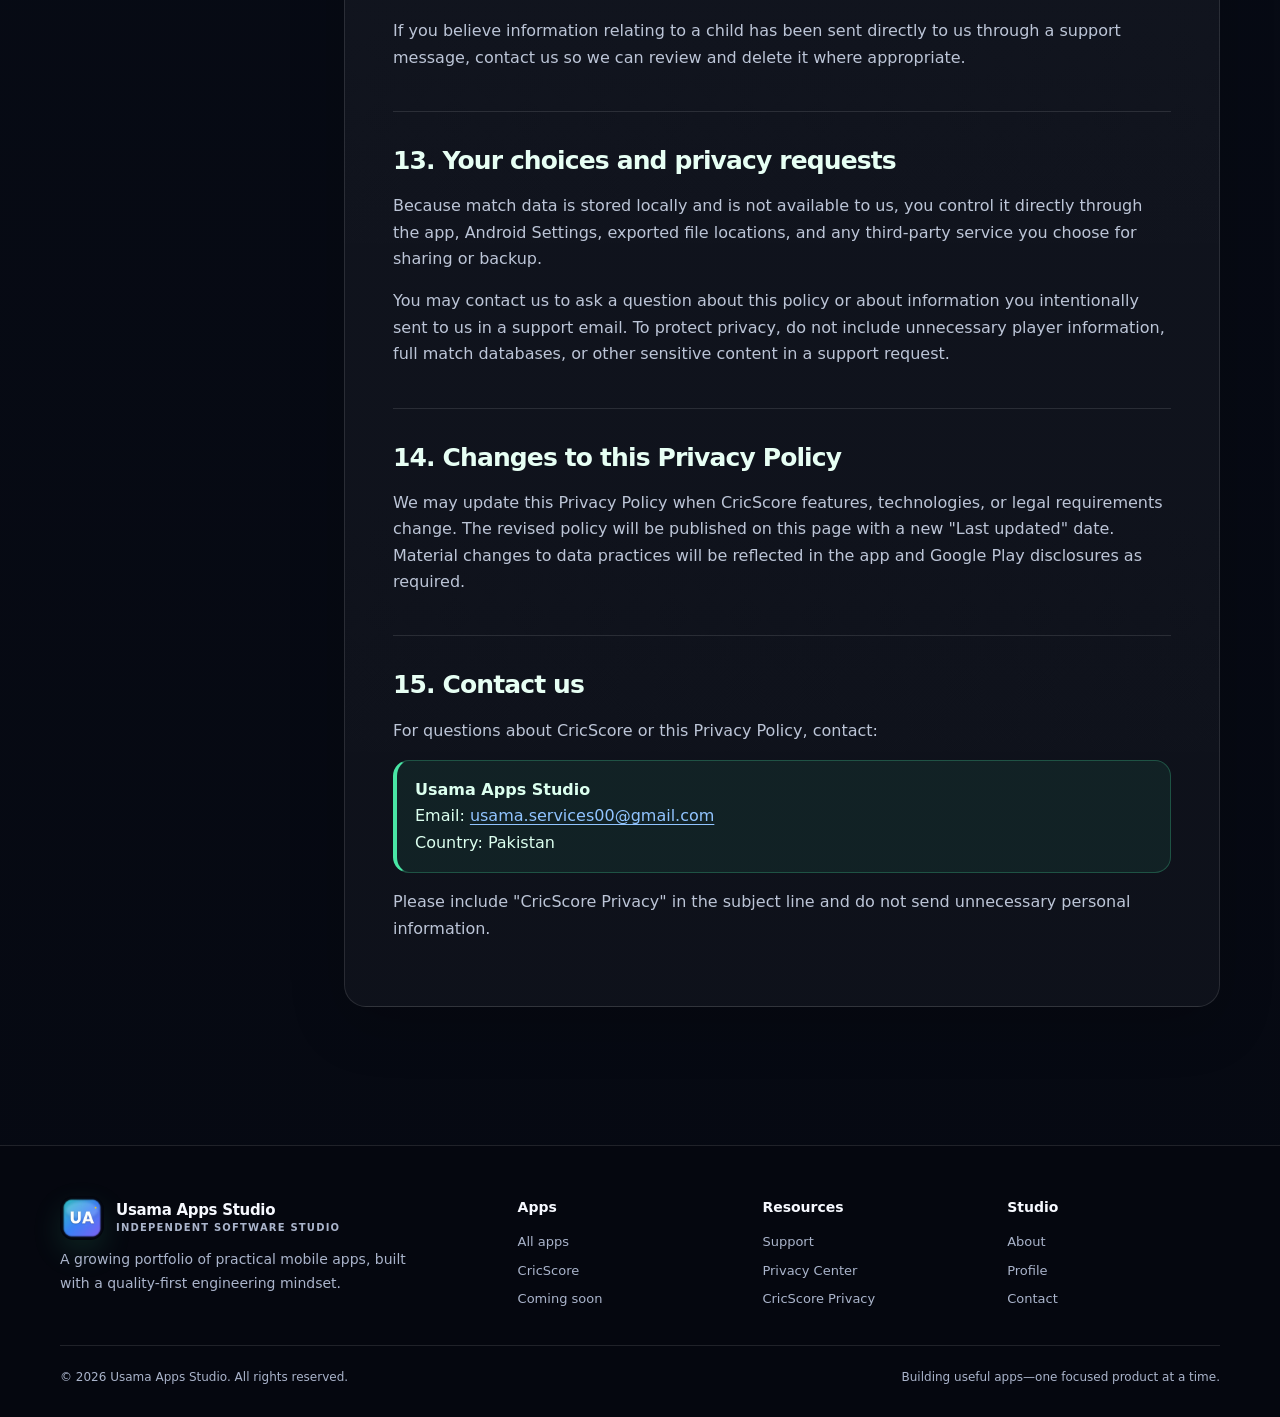
<file: privacy/cricscore.html>
<!doctype html>
<html lang="en">
<head>
  <meta charset="utf-8">
  <meta name="viewport" content="width=device-width, initial-scale=1">
  <meta name="theme-color" content="#060912">
  <meta name="color-scheme" content="dark">
  <title>CricScore Privacy Policy — Usama Apps Studio</title>
  <meta name="description" content="Privacy Policy for CricScore: Cricket Scoring, explaining local data storage, permissions, exports, data sharing, retention, and deletion.">
  <link rel="canonical" href="https://musama99.github.io/usama-apps/privacy/cricscore.html">
  <link rel="icon" type="image/png" href="../assets/images/favicon.png">
  <link rel="stylesheet" href="../assets/css/style.css">
  <meta property="og:type" content="website">
  <meta property="og:title" content="CricScore Privacy Policy — Usama Apps Studio">
  <meta property="og:description" content="Privacy Policy for CricScore: Cricket Scoring, explaining local data storage, permissions, exports, data sharing, retention, and deletion.">
  <meta property="og:url" content="https://musama99.github.io/usama-apps/privacy/cricscore.html">
  <meta property="og:image" content="https://musama99.github.io/usama-apps/assets/images/optimized/cricscore-logo.webp">
  <meta name="twitter:card" content="summary_large_image">
  <meta name="twitter:title" content="CricScore Privacy Policy — Usama Apps Studio">
  <meta name="twitter:description" content="Privacy Policy for CricScore: Cricket Scoring, explaining local data storage, permissions, exports, data sharing, retention, and deletion.">
  <meta name="twitter:image" content="https://musama99.github.io/usama-apps/assets/images/optimized/cricscore-logo.webp">
  <script>document.documentElement.classList.add('js');</script>
  
</head><body>
<a class="skip-link" href="#main-content">Skip to main content</a>
<nav class="nav" aria-label="Primary navigation">
  <div class="container nav-inner">
    <a class="brand" href="../index.html" aria-label="Usama Apps Studio home">
      <img src="../assets/images/optimized/studio-logo.webp" width="44" height="44" alt="">
      <span class="brand-copy">Usama Apps Studio<small>Apps · Quality · Design</small></span>
    </a>
    <button class="menu-btn" type="button" aria-expanded="false" aria-controls="primary-menu" aria-label="Open navigation menu"><span class="menu-icon" aria-hidden="true"></span>Menu</button>
    <div class="nav-links" id="primary-menu"><a href="../index.html" class="">Home</a><a href="../apps/index.html" class="">Apps</a><a href="../about/index.html" class="">Studio</a><a href="../profile/index.html" class="">Profile</a><a href="../support/index.html" class="">Support</a><a href="../privacy/index.html" class="active" aria-current="page">Privacy</a><a href="../contact/index.html" class="nav-cta">Contact</a></div>
  </div>
</nav>
<main id="main-content">
  <header class="page-hero"><div class="container"><span class="eyebrow">CricScore privacy policy</span><h1 class="page-title">Your match data stays <span class="grad">under your control.</span></h1><p class="lead">This Privacy Policy explains how CricScore: Cricket Scoring handles information when you use the Android application.</p><div class="policy-meta"><span class="tag">Effective: July 23, 2026</span><span class="tag">Last updated: July 23, 2026</span><span class="tag">App version: 1.0.0</span></div><div class="notice" style="margin-top:22px"><strong>Privacy summary:</strong> CricScore does not require an account. Match information is designed to be processed and stored locally on your device. Usama Apps Studio does not operate a server that receives your match data.</div></div></header>

  <section class="section"><div class="container privacy-layout">
    <aside class="toc" aria-label="Privacy Policy contents"><strong>Contents</strong><a href="#scope">1. Scope</a><a href="#data">2. Information handled</a><a href="#use">3. How information is used</a><a href="#storage">4. Local storage</a><a href="#exports">5. Exports and sharing</a><a href="#permissions">6. Permissions</a><a href="#services">7. Third-party services</a><a href="#disclosure">8. Data disclosure</a><a href="#retention">9. Retention and deletion</a><a href="#backup">10. Device backups</a><a href="#security">11. Security</a><a href="#children">12. Children's privacy</a><a href="#rights">13. Your choices</a><a href="#changes">14. Policy changes</a><a href="#contact">15. Contact</a></aside>
    <article class="card policy">
      <section id="scope"><h2>1. Scope and developer information</h2><p>This Privacy Policy applies to <strong>CricScore: Cricket Scoring</strong> ("CricScore," "the app"), an Android application published by <strong>Usama Apps Studio</strong> ("we," "us," or "our"). It describes the app's data practices as of the effective date above.</p><p>CricScore is designed as an offline-first application and does not require users to create an account or sign in.</p></section>

      <section id="data"><h2>2. Information handled by CricScore</h2><h3>Information you enter</h3><p>To provide cricket scoring features, CricScore may process information that you choose to enter, such as:</p><ul><li>Match names, dates, venues, and match settings;</li><li>Team names, player names, squads, and playing elevens;</li><li>Runs, wickets, overs, deliveries, extras, partnerships, and other scoring events;</li><li>Match results, scorecards, statistics, notes, and match history.</li></ul><p>Player or team names may identify real people if you choose to enter real names. This information is processed for the features you request and is designed to remain in the app's local storage on your device. It is not transmitted to Usama Apps Studio.</p><h3>Information we do not request</h3><p>The current version of CricScore does not require an account and does not ask you to provide an email address, phone number, payment information, contacts list, precise location, or government identifier.</p></section>

      <section id="use"><h2>3. How information is used</h2><p>Information entered into CricScore is used on your device to:</p><ul><li>Create and manage teams, players, and matches;</li><li>Calculate scores, statistics, results, and match summaries;</li><li>Display saved match history and scorecards;</li><li>Generate scorecard images, match posters, and PDF reports;</li><li>Restore the current match state within the app.</li></ul><p>We do not use your match information for advertising, profiling, marketing, or sale.</p></section>

      <section id="storage"><h2>4. Local processing and storage</h2><p>CricScore is designed to store its app data locally within storage controlled by Android on your device. Usama Apps Studio does not operate a cloud account or external server for storing CricScore match data.</p><p>Data that remains only on your device is not accessible to us. Access to local app data may still be possible to someone who has access to your unlocked device, device backups, or exported files.</p></section>

      <section id="exports"><h2>5. Generated files, exports, and sharing</h2><p>CricScore may allow you to create PDF reports, scorecard images, or match posters. These files are generated on your device and may be saved to a location you select or made available through Android's system file and sharing features.</p><p>When you choose to share a generated file, Android may send it to another app or service selected by you, such as an email, messaging, cloud storage, or social media app. That third party's handling of the file is governed by its own privacy policy. CricScore does not control what the selected service does with information you intentionally share.</p></section>

      <section id="permissions"><h2>6. Device permissions and system access</h2><p>The exact system prompts may vary by Android version and device. CricScore may use limited device capabilities only when needed for app features:</p><div class="table-wrap"><table><thead><tr><th>Capability</th><th>Purpose</th><th>When used</th></tr></thead><tbody><tr><td>Files, photos, or media access</td><td>Save or select scorecard images, posters, and PDF reports where required by the Android version.</td><td>When you create, save, open, or share a file.</td></tr><tr><td>Android system share sheet</td><td>Pass a file or text to an app you select.</td><td>Only after you choose a share action.</td></tr><tr><td>Notifications, if requested</td><td>Display app-related status or reminders supported by the installed version.</td><td>Only after permission is granted on supported Android versions.</td></tr></tbody></table></div><p>CricScore does not use these capabilities to send your match data to Usama Apps Studio. You can manage permissions through Android Settings, although disabling a permission may prevent the related feature from working.</p></section>

      <section id="services"><h2>7. Internet access and third-party services</h2><p>Core CricScore functions are designed to work offline. As of version 1.0.0, CricScore is not designed to include advertising, behavioral tracking, third-party analytics, or a developer-operated cloud synchronization service.</p><p>Your device and operating system may independently connect to Google or other platform services for activities such as app installation, security checks, operating-system backups, or Play Store services. Those activities are controlled by the platform provider and are governed by its terms and privacy policy.</p></section>

      <section id="disclosure"><h2>8. Sale, sharing, and disclosure</h2><p>Usama Apps Studio does not sell CricScore user data. Because we do not receive your locally stored match information, we do not disclose that information to advertisers or data brokers.</p><p>Information may leave your device only when you direct the app or Android to export, save, back up, or share it, or when access is required by law and information is actually available to us. We cannot provide data that we do not possess.</p></section>

      <section id="retention"><h2>9. Data retention and deletion</h2><p>Locally stored match information remains on your device until you remove it. Depending on the app version and feature, you may be able to delete individual matches or records from within CricScore.</p><p>You can remove all local CricScore app data by using <strong>Android Settings → Apps → CricScore → Storage → Clear storage/data</strong>, or by uninstalling the app. Exported PDFs, images, or posters may remain in folders or third-party apps after CricScore data is cleared or the app is uninstalled; those files must be deleted separately from their saved locations.</p><p>CricScore does not offer account deletion because the current version does not provide user accounts.</p></section>

      <section id="backup"><h2>10. Android and device backups</h2><p>Depending on your device, Android version, and backup settings, the operating system or a device manufacturer may back up app data or exported files. Such backups are controlled by you and the applicable platform provider, not by Usama Apps Studio. Clearing local app data or uninstalling the app may not remove copies already stored in an external backup or another service.</p></section>

      <section id="security"><h2>11. Data security</h2><p>CricScore limits its handling of information by keeping core match data on the device rather than operating a remote match database. No method of device storage is completely secure, however. You are responsible for protecting access to your device, choosing what you share, and securing any exported files or backups.</p></section>

      <section id="children"><h2>12. Children's privacy</h2><p>CricScore is a general cricket scoring utility and is not designed to collect personal information from children. The app does not require an account or transmit user-entered match data to Usama Apps Studio. Adults supervising youth matches should use appropriate team or player naming practices and avoid entering unnecessary personal information.</p><p>If you believe information relating to a child has been sent directly to us through a support message, contact us so we can review and delete it where appropriate.</p></section>

      <section id="rights"><h2>13. Your choices and privacy requests</h2><p>Because match data is stored locally and is not available to us, you control it directly through the app, Android Settings, exported file locations, and any third-party service you choose for sharing or backup.</p><p>You may contact us to ask a question about this policy or about information you intentionally sent to us in a support email. To protect privacy, do not include unnecessary player information, full match databases, or other sensitive content in a support request.</p></section>

      <section id="changes"><h2>14. Changes to this Privacy Policy</h2><p>We may update this Privacy Policy when CricScore features, technologies, or legal requirements change. The revised policy will be published on this page with a new "Last updated" date. Material changes to data practices will be reflected in the app and Google Play disclosures as required.</p></section>

      <section id="contact"><h2>15. Contact us</h2><p>For questions about CricScore or this Privacy Policy, contact:</p><div class="notice"><strong>Usama Apps Studio</strong><br>Email: <a href="mailto:usama.services00@gmail.com?subject=CricScore%20Privacy%20Question">usama.services00@gmail.com</a><br>Country: Pakistan</div><p style="margin-top:16px">Please include "CricScore Privacy" in the subject line and do not send unnecessary personal information.</p></section>
    </article>
  </div></section>
</main>
<footer class="footer">
  <div class="container">
    <div class="footer-grid">
      <div class="footer-brand">
        <a class="brand" href="../index.html"><img src="../assets/images/optimized/studio-logo.webp" width="44" height="44" alt=""><span class="brand-copy">Usama Apps Studio<small>Independent software studio</small></span></a>
        <p>A growing portfolio of practical mobile apps, built with a quality-first engineering mindset.</p>
      </div>
      <div><h3>Apps</h3><div class="footer-links"><a href="../apps/index.html">All apps</a><a href="../apps/cricscore/index.html">CricScore</a><a href="../apps/index.html#coming-soon">Coming soon</a></div></div>
      <div><h3>Resources</h3><div class="footer-links"><a href="../support/index.html">Support</a><a href="../privacy/index.html">Privacy Center</a><a href="../privacy/cricscore.html">CricScore Privacy</a></div></div>
      <div><h3>Studio</h3><div class="footer-links"><a href="../about/index.html">About</a><a href="../profile/index.html">Profile</a><a href="../contact/index.html">Contact</a></div></div>
    </div>
    <div class="footer-bottom"><span>© <span data-year></span> Usama Apps Studio. All rights reserved.</span><span>Building useful apps—one focused product at a time.</span></div>
  </div>
</footer>
<script src="../assets/js/main.js" defer></script>
</body>
</html>
</file>
<file: assets/css/style.css>
/* Usama Apps Studio — production-ready static site */
:root {
  color-scheme: dark;
  --bg: #060912;
  --bg-soft: #0b1020;
  --panel: rgba(16, 23, 43, 0.82);
  --panel-solid: #10172b;
  --panel-strong: #151e36;
  --text: #f7f9ff;
  --muted: #aab4cb;
  --line: rgba(255, 255, 255, 0.11);
  --line-strong: rgba(255, 255, 255, 0.18);
  --green: #49e6a5;
  --blue: #66a7ff;
  --violet: #a78bfa;
  --yellow: #ffd166;
  --danger: #ff8b8b;
  --max: 1160px;
  --radius-lg: 32px;
  --radius-md: 22px;
  --radius-sm: 14px;
  --shadow: 0 28px 80px rgba(0, 0, 0, 0.36);
}

* { box-sizing: border-box; }
html { scroll-behavior: smooth; scroll-padding-top: 98px; }
body {
  margin: 0;
  min-width: 320px;
  color: var(--text);
  background:
    radial-gradient(circle at 8% 4%, rgba(73, 230, 165, 0.12), transparent 26rem),
    radial-gradient(circle at 92% 14%, rgba(102, 167, 255, 0.13), transparent 28rem),
    linear-gradient(180deg, #050811 0%, #080c17 45%, #060912 100%);
  font-family: Inter, ui-sans-serif, system-ui, -apple-system, BlinkMacSystemFont, "Segoe UI", sans-serif;
  line-height: 1.65;
  -webkit-font-smoothing: antialiased;
}
body.menu-open { overflow: hidden; }
img { max-width: 100%; height: auto; }
a { color: inherit; text-decoration: none; }
button, input, textarea, select { font: inherit; }
button { cursor: pointer; }
::selection { color: #04140d; background: var(--green); }

.skip-link {
  position: fixed;
  top: 12px;
  left: 12px;
  z-index: 999;
  transform: translateY(-160%);
  padding: 10px 14px;
  color: #04140d;
  background: var(--green);
  border-radius: 10px;
  font-weight: 900;
}
.skip-link:focus { transform: translateY(0); }

.container { width: min(calc(100% - 40px), var(--max)); margin-inline: auto; }
.narrow { width: min(calc(100% - 40px), 860px); margin-inline: auto; }

.nav {
  position: sticky;
  top: 0;
  z-index: 100;
  border-bottom: 1px solid transparent;
  background: rgba(6, 9, 18, 0.74);
  backdrop-filter: blur(18px);
  -webkit-backdrop-filter: blur(18px);
  transition: border-color 0.2s ease, background 0.2s ease;
}
.nav.scrolled { border-color: var(--line); background: rgba(6, 9, 18, 0.93); }
.nav-inner { min-height: 78px; display: flex; align-items: center; justify-content: space-between; gap: 24px; }
.brand { display: inline-flex; align-items: center; gap: 12px; min-width: max-content; }
.brand img { width: 44px; height: 44px; border-radius: 14px; box-shadow: 0 12px 30px rgba(73, 230, 165, 0.13); }
.brand-copy { line-height: 1.08; font-size: 15px; font-weight: 900; letter-spacing: -0.02em; }
.brand-copy small { display: block; margin-top: 5px; color: var(--muted); font-size: 10px; letter-spacing: 0.12em; text-transform: uppercase; }
.nav-links { display: flex; align-items: center; gap: 4px; }
.nav-links a { padding: 9px 12px; color: var(--muted); border-radius: 999px; font-size: 13px; font-weight: 800; }
.nav-links a:hover, .nav-links a:focus-visible, .nav-links a.active { color: var(--text); background: rgba(255,255,255,0.08); }
.nav-cta { margin-left: 4px; color: #06140f !important; background: var(--green) !important; }
.menu-btn { display: none; align-items: center; gap: 9px; padding: 10px 12px; color: var(--text); border: 1px solid var(--line); border-radius: 12px; background: rgba(255,255,255,0.06); font-weight: 850; }
.menu-icon, .menu-icon::before, .menu-icon::after { display: block; width: 18px; height: 2px; border-radius: 2px; background: currentColor; transition: transform .2s ease, opacity .2s ease; }
.menu-icon { position: relative; }
.menu-icon::before, .menu-icon::after { content: ""; position: absolute; left: 0; }
.menu-icon::before { top: -6px; }
.menu-icon::after { top: 6px; }
.menu-btn[aria-expanded="true"] .menu-icon { background: transparent; }
.menu-btn[aria-expanded="true"] .menu-icon::before { transform: translateY(6px) rotate(45deg); }
.menu-btn[aria-expanded="true"] .menu-icon::after { transform: translateY(-6px) rotate(-45deg); }

main { overflow: hidden; }
.hero { padding: 86px 0 72px; }
.hero-grid { display: grid; grid-template-columns: minmax(0, 1.05fr) minmax(350px, .78fr); gap: 64px; align-items: center; }
.page-hero { padding: 78px 0 44px; }
.page-hero-grid { display: grid; grid-template-columns: 1.05fr .75fr; gap: 54px; align-items: center; }
.eyebrow, .kicker { color: var(--green); font-weight: 900; text-transform: uppercase; letter-spacing: .16em; font-size: 11px; }
.eyebrow { display: inline-flex; align-items: center; gap: 8px; padding: 7px 11px; border: 1px solid rgba(73,230,165,.25); border-radius: 999px; background: rgba(73,230,165,.08); }
.eyebrow::before { content: ""; width: 7px; height: 7px; border-radius: 50%; background: var(--green); box-shadow: 0 0 0 5px rgba(73,230,165,.11); }
.display { max-width: 820px; margin: 20px 0; font-size: clamp(46px, 6.7vw, 84px); line-height: .98; letter-spacing: -.065em; }
.page-title { max-width: 900px; margin: 18px 0; font-size: clamp(42px, 5.6vw, 70px); line-height: 1; letter-spacing: -.06em; }
.h2 { margin: 9px 0 14px; font-size: clamp(31px, 4vw, 52px); line-height: 1.08; letter-spacing: -.052em; }
.h3 { margin: 0 0 10px; font-size: 24px; line-height: 1.18; letter-spacing: -.035em; }
h1, h2, h3, h4 { text-wrap: balance; }
p { margin: 0 0 16px; }
.lead { max-width: 760px; color: #c1c9da; font-size: clamp(17px, 2vw, 21px); }
.muted { color: var(--muted); }
.grad { color: transparent; background: linear-gradient(90deg, var(--green), var(--blue) 55%, var(--violet)); background-clip: text; -webkit-background-clip: text; }
.actions { display: flex; flex-wrap: wrap; gap: 12px; margin-top: 28px; }
.btn { display: inline-flex; align-items: center; justify-content: center; gap: 9px; min-height: 48px; padding: 11px 17px; color: var(--text); border: 1px solid var(--line-strong); border-radius: 999px; background: rgba(255,255,255,.065); box-shadow: 0 12px 34px rgba(0,0,0,.2); font-weight: 900; transition: transform .2s ease, background .2s ease, border-color .2s ease; }
.btn:hover { transform: translateY(-2px); border-color: rgba(255,255,255,.3); background: rgba(255,255,255,.11); }
.btn-primary { color: #06130e; border-color: transparent; background: linear-gradient(135deg, var(--green), #72f0bc); }
.btn-primary:hover { background: linear-gradient(135deg, #66efb5, #86f4c8); }
.btn-small { min-height: 42px; padding: 8px 14px; font-size: 13px; }
.btn-arrow::after { content: "→"; transition: transform .2s ease; }
.btn-arrow:hover::after { transform: translateX(3px); }

.product-visual { position: relative; min-height: 590px; display: grid; place-items: center; }
.product-visual::before { content: ""; position: absolute; width: 82%; aspect-ratio: 1; border-radius: 50%; background: radial-gradient(circle, rgba(73,230,165,.19), rgba(102,167,255,.07) 50%, transparent 70%); filter: blur(4px); }
.phone-shell { position: relative; width: min(100%, 370px); padding: 13px; border: 1px solid rgba(255,255,255,.2); border-radius: 44px; background: linear-gradient(145deg, rgba(255,255,255,.18), rgba(255,255,255,.055)); box-shadow: var(--shadow); transform: rotate(2.5deg); }
.phone-shell::before { content: ""; position: absolute; z-index: 2; top: 21px; left: 50%; width: 84px; height: 20px; transform: translateX(-50%); border-radius: 999px; background: #080b12; }
.phone-shell img { display: block; width: 100%; border-radius: 32px; }
.floating-badge { position: absolute; z-index: 3; display: flex; align-items: center; gap: 10px; padding: 12px 15px; border: 1px solid var(--line-strong); border-radius: 16px; background: rgba(12,18,33,.9); box-shadow: 0 18px 50px rgba(0,0,0,.35); backdrop-filter: blur(14px); font-size: 13px; font-weight: 850; }
.floating-badge strong { display: block; color: var(--green); font-size: 15px; }
.badge-one { top: 12%; left: -5%; }
.badge-two { right: -4%; bottom: 13%; }

.trust-row { display: flex; flex-wrap: wrap; gap: 10px; margin-top: 30px; }
.trust-item, .tag { display: inline-flex; align-items: center; gap: 7px; padding: 7px 10px; border: 1px solid var(--line); border-radius: 999px; color: #d8deeb; background: rgba(255,255,255,.045); font-size: 12px; font-weight: 800; }
.trust-item::before { content: "✓"; color: var(--green); font-weight: 1000; }

.section { padding: 78px 0; }
.section-sm { padding: 48px 0; }
.section-head { display: flex; justify-content: space-between; align-items: end; gap: 28px; margin-bottom: 30px; }
.section-head > p { max-width: 460px; margin-bottom: 4px; }
.grid-2, .grid-3, .grid-4 { display: grid; gap: 18px; }
.grid-2 { grid-template-columns: repeat(2, minmax(0, 1fr)); }
.grid-3 { grid-template-columns: repeat(3, minmax(0, 1fr)); }
.grid-4 { grid-template-columns: repeat(4, minmax(0, 1fr)); }
.card { position: relative; overflow: hidden; padding: 26px; border: 1px solid var(--line); border-radius: var(--radius-md); background: linear-gradient(180deg, rgba(255,255,255,.075), rgba(255,255,255,.035)); box-shadow: 0 18px 55px rgba(0,0,0,.2); }
.card::before { content: ""; position: absolute; inset: 0; pointer-events: none; background: radial-gradient(circle at 0 0, rgba(73,230,165,.08), transparent 36%); }
.card > * { position: relative; }
.card-link { transition: transform .2s ease, border-color .2s ease; }
.card-link:hover { transform: translateY(-4px); border-color: rgba(73,230,165,.28); }
.number-icon { display: grid; place-items: center; width: 48px; height: 48px; margin-bottom: 19px; border: 1px solid rgba(73,230,165,.23); border-radius: 16px; color: var(--green); background: rgba(73,230,165,.08); font-size: 14px; font-weight: 1000; }
.feature-list { display: grid; gap: 14px; margin: 22px 0 0; padding: 0; list-style: none; }
.feature-list li { position: relative; padding-left: 28px; color: var(--muted); }
.feature-list li::before { content: "✓"; position: absolute; left: 0; color: var(--green); font-weight: 1000; }
.stat-grid { display: grid; grid-template-columns: repeat(3, 1fr); gap: 12px; margin-top: 34px; }
.stat { padding: 18px; border: 1px solid var(--line); border-radius: 18px; background: rgba(255,255,255,.045); }
.stat strong { display: block; font-size: 30px; line-height: 1; letter-spacing: -.05em; }
.stat span { display: block; margin-top: 8px; color: var(--muted); font-size: 12px; font-weight: 750; }

.product-panel { display: grid; grid-template-columns: 1fr .7fr; gap: 44px; align-items: center; padding: 36px; border: 1px solid var(--line); border-radius: var(--radius-lg); background: linear-gradient(135deg, rgba(73,230,165,.09), rgba(102,167,255,.07) 55%, rgba(167,139,250,.06)); box-shadow: var(--shadow); }
.app-title-row { display: flex; align-items: center; gap: 16px; margin-bottom: 20px; }
.app-icon { flex: 0 0 auto; width: 82px; height: 82px; border-radius: 23px; box-shadow: 0 18px 44px rgba(255,209,102,.14); }
.product-shot { display: block; width: min(100%, 300px); justify-self: center; border: 1px solid var(--line-strong); border-radius: 30px; box-shadow: 0 26px 60px rgba(0,0,0,.35); }


/* Scalable app portfolio */
.status-pill { display: inline-flex; align-items: center; width: fit-content; margin-bottom: 10px; padding: 6px 10px; color: #dce5f5; border: 1px solid var(--line); border-radius: 999px; background: rgba(255,255,255,.045); font-size: 11px; font-weight: 900; letter-spacing: .08em; text-transform: uppercase; }
.status-live { color: #baffdf; border-color: rgba(73,230,165,.28); background: rgba(73,230,165,.09); }
.status-planned { color: #d9cfff; border-color: rgba(167,139,250,.28); background: rgba(167,139,250,.09); }
.portfolio-preview { margin-top: 18px; }
.future-card { min-height: 280px; display: flex; flex-direction: column; justify-content: flex-start; }
.future-app-mark { display: grid; place-items: center; width: 70px; height: 70px; margin-bottom: 22px; color: var(--green); border: 1px dashed rgba(73,230,165,.38); border-radius: 22px; background: rgba(73,230,165,.06); font-size: 24px; font-weight: 1000; }
.future-card .status-pill { margin-bottom: 15px; }
.future-checklist { display: grid; gap: 8px; margin-top: 18px; color: var(--muted); font-size: 13px; font-weight: 750; }
.future-checklist span::before { content: "→"; margin-right: 8px; color: var(--green); }
.studio-visual .phone-shell { z-index: 2; }
.future-tile { position: absolute; z-index: 1; display: grid; place-items: center; width: 150px; aspect-ratio: 1; color: #dfe7f7; border: 1px dashed rgba(255,255,255,.2); border-radius: 32px; background: linear-gradient(145deg, rgba(167,139,250,.12), rgba(102,167,255,.06)); box-shadow: 0 24px 55px rgba(0,0,0,.25); }
.future-tile span { font-size: 34px; color: var(--violet); font-weight: 500; }
.future-tile small { margin-top: -26px; color: var(--muted); font-size: 11px; font-weight: 900; letter-spacing: .1em; text-transform: uppercase; }
.future-tile-one { top: 3%; right: -2%; transform: rotate(9deg); }
.future-tile-two { bottom: 2%; left: -4%; transform: rotate(-10deg); }
.portfolio-orbit { position: relative; min-height: 410px; }
.portfolio-orbit::before { content: ""; position: absolute; inset: 10% 12%; border: 1px dashed rgba(102,167,255,.25); border-radius: 50%; transform: rotate(-10deg); }
.orbit-app { position: absolute; display: grid; justify-items: center; width: 170px; padding: 20px; text-align: center; border: 1px solid var(--line); border-radius: 28px; background: rgba(15,22,40,.92); box-shadow: var(--shadow); }
.orbit-app img { width: 78px; height: 78px; margin-bottom: 12px; border-radius: 22px; }
.orbit-app b { display: grid; place-items: center; width: 68px; height: 68px; margin-bottom: 14px; color: var(--green); border: 1px dashed rgba(73,230,165,.35); border-radius: 21px; font-size: 29px; }
.orbit-app strong { font-size: 17px; }
.orbit-app span { color: var(--muted); font-size: 12px; font-weight: 750; }
.orbit-primary { z-index: 2; top: 10%; left: 8%; transform: rotate(-4deg); }
.orbit-future { z-index: 3; top: 34%; right: 2%; transform: rotate(5deg); }
.orbit-more { z-index: 1; left: 24%; bottom: 0; transform: rotate(2deg); }
.app-catalog { display: grid; gap: 18px; }
.app-catalog-card { position: relative; overflow: hidden; display: grid; grid-template-columns: auto minmax(0,1fr) 270px; gap: 30px; align-items: center; padding: 34px; border: 1px solid var(--line); border-radius: var(--radius-lg); background: linear-gradient(135deg, rgba(73,230,165,.1), rgba(102,167,255,.07) 55%, rgba(167,139,250,.07)); box-shadow: var(--shadow); }
.catalog-icon { align-self: start; }
.catalog-icon img { display: block; width: 96px; height: 96px; border-radius: 27px; box-shadow: 0 18px 44px rgba(255,209,102,.14); }
.catalog-content { min-width: 0; }
.catalog-preview { display: block; width: min(100%, 250px); justify-self: end; border: 1px solid var(--line-strong); border-radius: 28px; box-shadow: 0 26px 60px rgba(0,0,0,.35); }

.steps { counter-reset: steps; }
.step { position: relative; padding-left: 72px; }
.step::before { counter-increment: steps; content: "0" counter(steps); position: absolute; left: 0; top: 0; display: grid; place-items: center; width: 48px; height: 48px; color: #06140f; border-radius: 15px; background: var(--green); font-weight: 1000; }

.callout { padding: 32px; border: 1px solid rgba(73,230,165,.24); border-radius: var(--radius-lg); background: linear-gradient(135deg, rgba(73,230,165,.12), rgba(102,167,255,.08)); }
.callout-row { display: flex; justify-content: space-between; align-items: center; gap: 28px; }
.notice { padding: 16px 18px; border: 1px solid rgba(73,230,165,.25); border-left: 4px solid var(--green); border-radius: 16px; color: #dcffef; background: rgba(73,230,165,.08); }
.warning { border-color: rgba(255,209,102,.3); border-left-color: var(--yellow); background: rgba(255,209,102,.07); }

.profile-grid { display: grid; grid-template-columns: .72fr 1.28fr; gap: 52px; align-items: center; }
.portrait-frame { position: relative; }
.portrait-frame::before { content: ""; position: absolute; inset: 24px -16px -16px 24px; border: 1px solid rgba(73,230,165,.3); border-radius: 32px; }
.portrait { position: relative; display: block; width: 100%; aspect-ratio: 3/4; object-fit: cover; object-position: center top; border: 1px solid var(--line-strong); border-radius: 32px; box-shadow: var(--shadow); }
.skill-group h3 { margin-bottom: 12px; font-size: 16px; }
.tag-list { display: flex; flex-wrap: wrap; gap: 8px; }
.timeline { position: relative; }
.timeline::before { content: ""; position: absolute; left: 17px; top: 12px; bottom: 12px; width: 2px; background: linear-gradient(var(--green), var(--blue), transparent); }
.timeline-item { position: relative; padding-left: 54px; margin-bottom: 34px; }
.timeline-item:last-child { margin-bottom: 0; }
.timeline-item::before { content: ""; position: absolute; left: 8px; top: 8px; width: 18px; height: 18px; border: 4px solid var(--panel-solid); border-radius: 50%; background: var(--green); box-shadow: 0 0 0 1px rgba(73,230,165,.35); }
.list { margin: 12px 0 0; padding-left: 20px; color: var(--muted); }
.list li { margin: 8px 0; }

.privacy-layout { display: grid; grid-template-columns: 260px minmax(0, 1fr); gap: 24px; align-items: start; }
.toc { position: sticky; top: 98px; padding: 18px; border: 1px solid var(--line); border-radius: 20px; background: rgba(14,20,37,.9); }
.toc strong { display: block; margin-bottom: 8px; }
.toc a { display: block; padding: 7px 4px; color: var(--muted); border-top: 1px solid rgba(255,255,255,.065); font-size: 13px; font-weight: 750; }
.toc a:hover, .toc a:focus-visible { color: var(--green); }
.policy { padding: clamp(24px, 5vw, 48px); }
.policy section { padding: 4px 0 24px; margin-bottom: 24px; border-bottom: 1px solid var(--line); }
.policy section:last-child { margin-bottom: 0; padding-bottom: 0; border-bottom: 0; }
.policy h2 { margin: 0 0 12px; color: #e7fff4; font-size: 25px; letter-spacing: -.035em; }
.policy h3 { margin: 22px 0 8px; font-size: 18px; }
.policy p, .policy li { color: #bcc5d7; }
.policy a, .content-link { color: #91c4ff; text-decoration: underline; text-decoration-thickness: 1px; text-underline-offset: 3px; }
.policy-meta { display: flex; flex-wrap: wrap; gap: 8px; margin-top: 20px; }
.table-wrap { overflow-x: auto; border: 1px solid var(--line); border-radius: 16px; }
table { width: 100%; border-collapse: collapse; min-width: 620px; }
th, td { padding: 14px 16px; text-align: left; vertical-align: top; border-bottom: 1px solid var(--line); }
th { color: var(--text); background: rgba(255,255,255,.045); font-size: 13px; }
td { color: var(--muted); font-size: 14px; }
tr:last-child td { border-bottom: 0; }

.faq { display: grid; gap: 10px; }
details { padding: 18px 20px; border: 1px solid var(--line); border-radius: 16px; background: rgba(255,255,255,.035); }
summary { cursor: pointer; font-weight: 900; }
details p { margin: 12px 0 0; color: var(--muted); }
.contact-card { display: flex; flex-direction: column; min-height: 230px; }
.contact-card .btn { margin-top: auto; align-self: flex-start; }

.footer { margin-top: 60px; padding: 50px 0 30px; border-top: 1px solid var(--line); background: rgba(3,5,11,.36); }
.footer-grid { display: grid; grid-template-columns: 1.5fr repeat(3, .75fr); gap: 32px; }
.footer-brand p { max-width: 370px; color: var(--muted); font-size: 14px; }
.footer h3 { margin: 0 0 12px; font-size: 14px; }
.footer-links { display: grid; gap: 7px; }
.footer-links a { color: var(--muted); font-size: 13px; }
.footer-links a:hover { color: var(--green); }
.footer-bottom { display: flex; justify-content: space-between; gap: 20px; margin-top: 34px; padding-top: 22px; border-top: 1px solid var(--line); color: var(--muted); font-size: 12px; }

.reveal, .js .reveal, .js .reveal.visible { opacity: 1; transform: none; }

:focus-visible { outline: 3px solid rgba(102,167,255,.8); outline-offset: 3px; }

@media (max-width: 980px) {
  .menu-btn { display: inline-flex; }
  .nav-links { position: fixed; inset: 78px 16px auto; display: none; max-height: calc(100vh - 100px); overflow-y: auto; flex-direction: column; align-items: stretch; padding: 12px; border: 1px solid var(--line); border-radius: 18px; background: rgba(8,12,23,.98); box-shadow: var(--shadow); }
  .nav-links.open { display: flex; }
  .nav-links a { padding: 12px 14px; }
  .nav-cta { margin-left: 0; text-align: center; }
  .hero-grid, .page-hero-grid, .product-panel, .profile-grid, .privacy-layout { grid-template-columns: 1fr; }
  .hero-grid { gap: 30px; }
  .product-visual { min-height: 520px; }
  .badge-one { left: 2%; }
  .badge-two { right: 2%; }
  .grid-3, .grid-4 { grid-template-columns: repeat(2, minmax(0,1fr)); }
  .toc { position: static; display: grid; grid-template-columns: repeat(2, 1fr); gap: 0 14px; }
  .toc strong { grid-column: 1 / -1; }
  .footer-grid { grid-template-columns: 1.4fr repeat(2, 1fr); }
}

@media (max-width: 680px) {
  .container, .narrow { width: min(calc(100% - 28px), var(--max)); }
  .nav-inner { min-height: 70px; }
  .nav-links { inset: 70px 10px auto; }
  .brand-copy small { display: none; }
  .hero { padding: 58px 0 48px; }
  .page-hero { padding: 56px 0 26px; }
  .display { font-size: clamp(43px, 14vw, 62px); }
  .page-title { font-size: clamp(39px, 12vw, 56px); }
  .section { padding: 56px 0; }
  .section-head, .callout-row, .footer-bottom { display: block; }
  .section-head > p { margin-top: 12px; }
  .grid-2, .grid-3, .grid-4 { grid-template-columns: 1fr; }
  .product-visual { min-height: 470px; }
  .phone-shell { width: min(86%, 330px); border-radius: 37px; }
  .phone-shell img { border-radius: 27px; }
  .floating-badge { font-size: 11px; padding: 9px 11px; }
  .badge-one { top: 7%; left: 0; }
  .badge-two { right: 0; bottom: 8%; }
  .actions .btn { width: 100%; }
  .stat-grid { grid-template-columns: 1fr; }
  .product-panel, .card, .callout { padding: 22px; }
  .app-title-row { align-items: flex-start; }
  .app-icon { width: 68px; height: 68px; border-radius: 19px; }
  .toc { grid-template-columns: 1fr; }
  .policy { padding: 22px; }
  .footer-grid { grid-template-columns: 1fr 1fr; }
  .footer-brand { grid-column: 1 / -1; }
  .footer-bottom span { display: block; margin-top: 6px; }
}

@media (max-width: 980px) {
  .app-catalog-card { grid-template-columns: auto 1fr; }
  .catalog-preview { display: none; }
  .portfolio-orbit { min-height: 360px; }
}

@media (max-width: 680px) {
  .future-tile { width: 112px; border-radius: 25px; }
  .future-tile-one { right: 0; }
  .future-tile-two { left: 0; }
  .portfolio-orbit { min-height: 430px; }
  .orbit-app { width: 145px; padding: 16px; }
  .orbit-primary { left: 0; }
  .orbit-future { right: 0; }
  .orbit-more { left: 20%; }
  .app-catalog-card { grid-template-columns: 1fr; padding: 24px; }
  .catalog-icon { align-self: auto; }
  .catalog-icon img { width: 78px; height: 78px; border-radius: 22px; }
}

@media (prefers-reduced-motion: reduce) {
  html { scroll-behavior: auto; }
  *, *::before, *::after { animation-duration: .01ms !important; animation-iteration-count: 1 !important; transition-duration: .01ms !important; }
  .js .reveal { opacity: 1; transform: none; }
}
</file>
